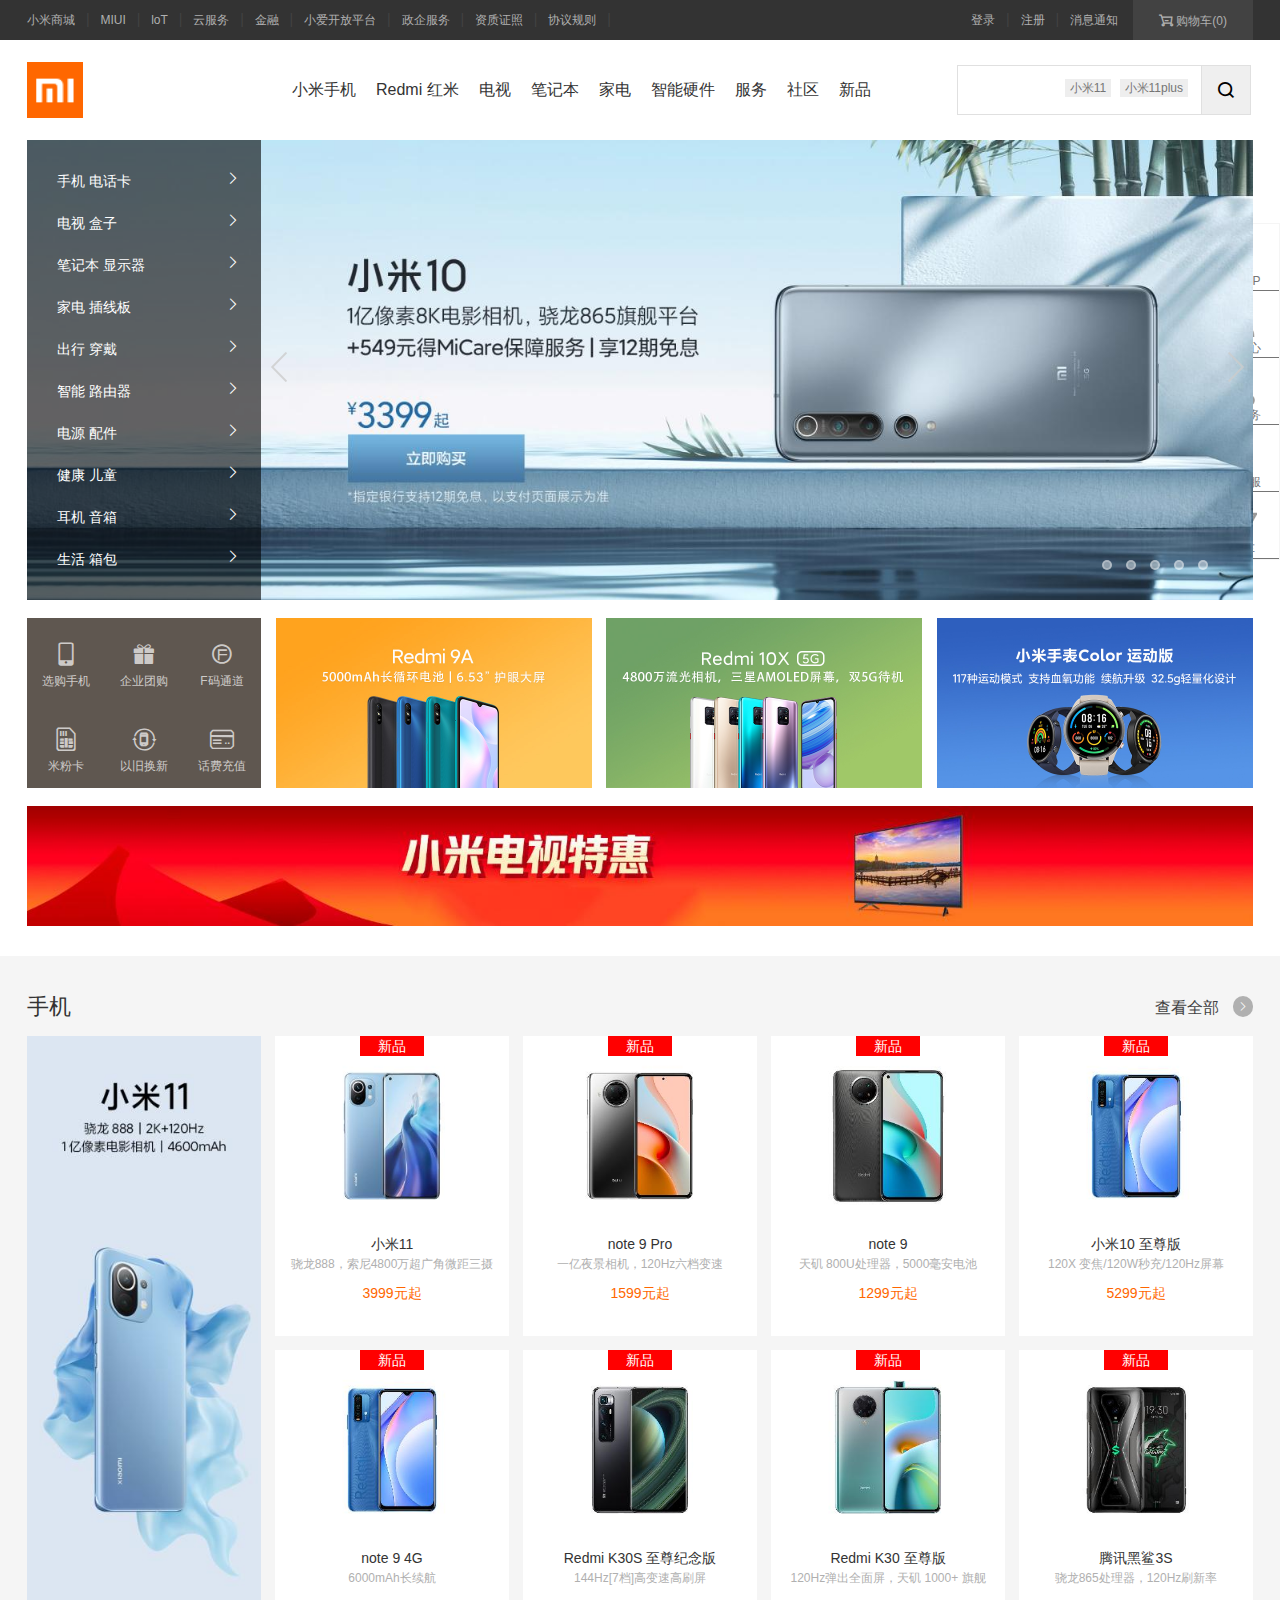
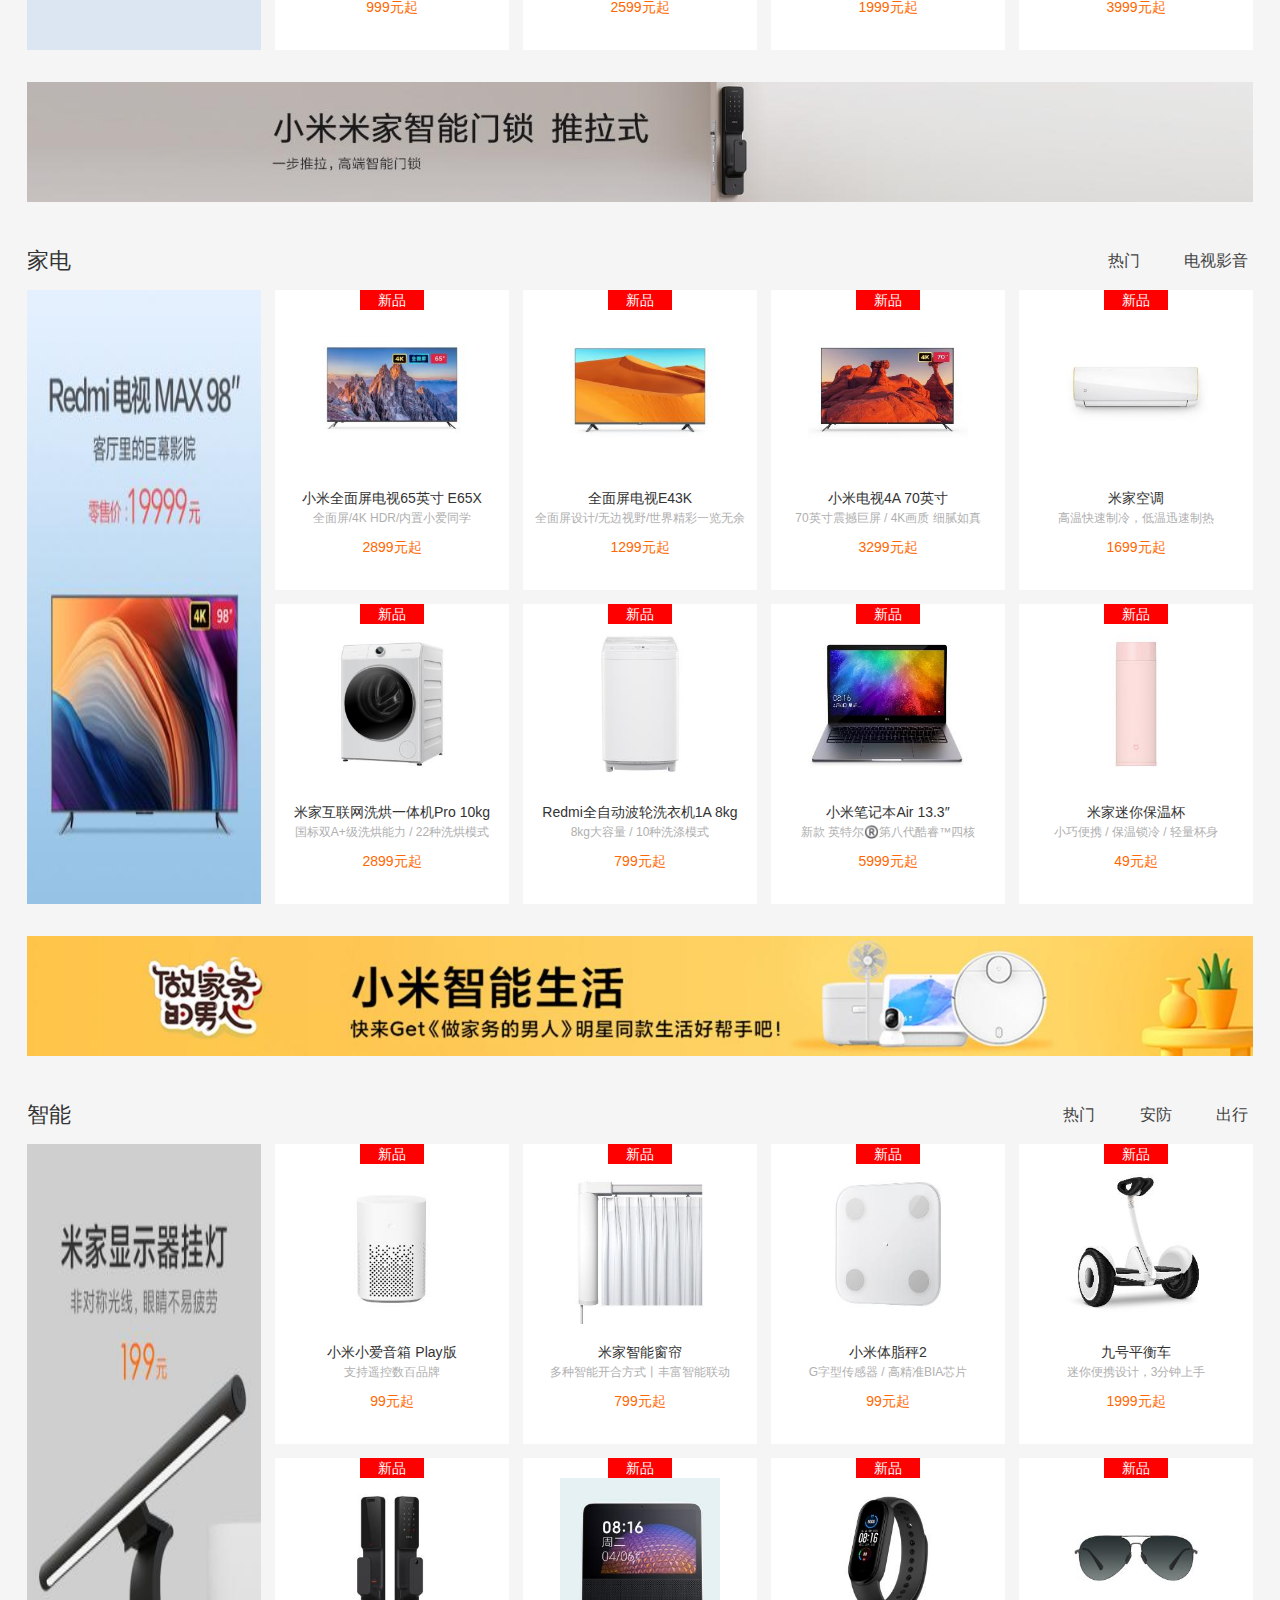
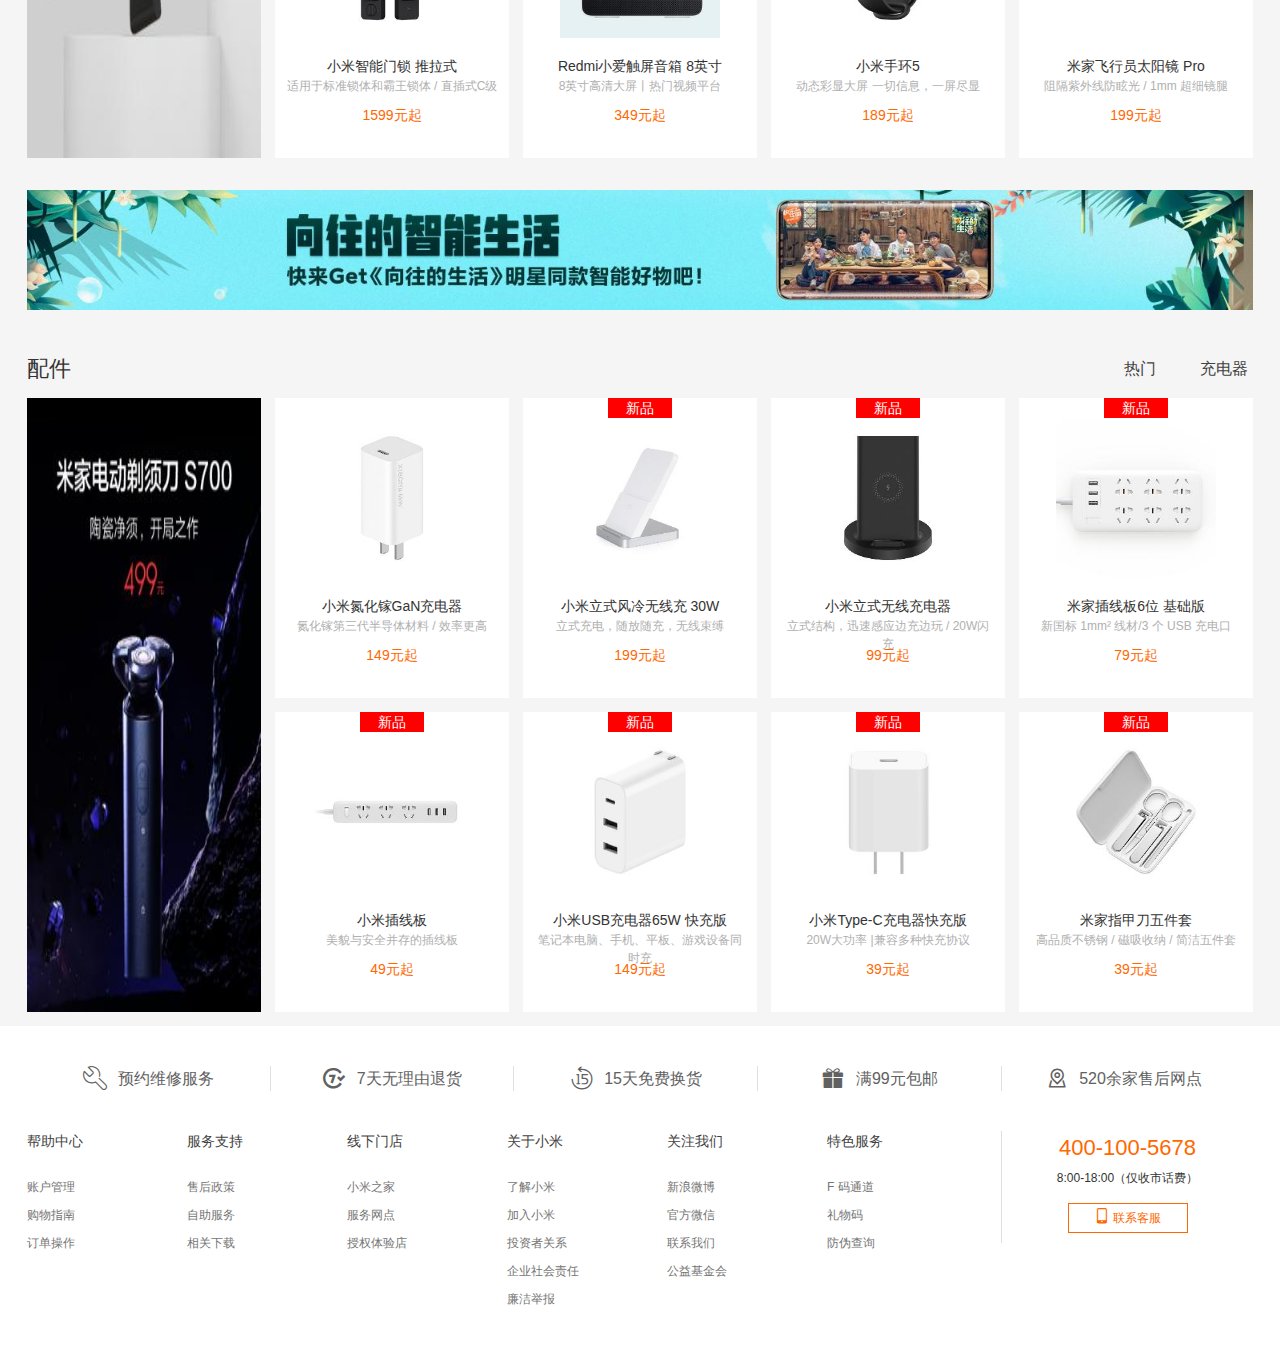
<file: page/index.html>
<!DOCTYPE html>
<html>
	<head>
		<meta charset="UTF-8">
		<title>刘子豪小米商城</title>
		<link rel="stylesheet" type="text/css" href="../css/global.css" />
		<link rel="stylesheet" type="text/css" href="../css/fonts.css"/>
		<link rel="stylesheet" type="text/css" href="../css/style.css"/>
	</head>
	<body>
		<!--顶部栏-->
		<div class="topBar">
			<div class="container">
				<div class="topBar_list">
					<a href="#">小米商城</a>
					<span>|</span>
					<a href="#">MIUI</a>
					<span>|</span>
					<a href="#">loT</a>
					<span>|</span>
					<a href="#">云服务</a>
					<span>|</span>
					<a href="#">金融</a>
					<span>|</span>
					<a href="#">小爱开放平台</a>
					<span>|</span>
					<a href="#">政企服务</a>
					<span>|</span>
					<a href="#">资质证照</a>
					<span>|</span>
					<a href="#">协议规则</a>
					<span>|</span>
				</div>
				<div class="shopcart">
					<a href="#">
						<i class="iconfont" style="font-size: 12px;">&#xe60d;</i>
						购物车(0)
					</a>
				</div>
				<div class="login">
					<a href="#">登录</a>
					<span>|</span>
					<a href="#">注册</a>
					<span>|</span>
					<a href="#">消息通知</a>
				</div>
			</div>
		</div>
		<!--导航栏-->
		<div class="header">
			<div class="container">
				<div class="site-logo">
					<a href="#">
						<img src="../img/miLogo.jpg"/>
					</a>
				</div>
				<div class="site-list">
					<ul class="clearfix"> 
						<li class="site-category">
							<a href="#">
								<img src="../img/blank.jpg" />
							</a>
							<!--侧边栏区域-->
							<div id="category-list">
								<ul>
									<li>
										<a href="http://127.0.0.1:8020/XIAOmi/page/order.html?__hbt=1614050432643">
											手机 电话卡
											<span class="iconfont">&#xe601;</span>
										</a>
									</li>
									<li>
										<a href="#">
											电视 盒子
											<span class="iconfont">&#xe601;</span>
										</a>
									</li>
									<li>
										<a href="#">
											笔记本 显示器
											<span class="iconfont">&#xe601;</span>
										</a>
									</li>
									<li>
										<a href="#">
											家电 插线板
											<span class="iconfont">&#xe601;</span>
										</a>
									</li>
									<li>
										<a href="#">
											出行 穿戴
											<span class="iconfont">&#xe601;</span>
										</a>
									</li>
									<li>
										<a href="#">
											智能 路由器
											<span class="iconfont">&#xe601;</span>
										</a>
									</li>
									<li>
										<a href="#">
											电源 配件
											<span class="iconfont">&#xe601;</span>
										</a>
									</li>
									<li>
										<a href="#">
											健康 儿童
											<span class="iconfont">&#xe601;</span>
										</a>
									</li>
									<li>
										<a href="#">
											耳机 音箱
											<span class="iconfont">&#xe601;</span>
										</a>
									</li>
									<li>
										<a href="#">
											生活 箱包
											<span class="iconfont">&#xe601;</span>
										</a>
									</li>
								</ul>
							</div>
						</li>
						<li >
							<a href="#">小米手机</a>
							
						</li>
						<li>
							<a href="#">Redmi&nbsp;红米</a>
						</li>
						<li>
							<a href="#">电视</a>
						</li>
						<li>
							<a href="#">笔记本</a>
						</li>
						<li>
							<a href="#">家电</a>
						</li>
						<li>
							<a href="#">智能硬件</a>
						</li>
						<li>
							<a href="#">服务</a>
						</li>
						<li>
							<a href="#">社区</a>
						</li>
						<li>
							<a href="#">新品</a>
						</li>
					</ul>
				</div>
				<div class="site-search">
					<form action="">
						<input type="text" name="shop" class="search-text" />
						<input type="submit" class="search-btn iconfont" value="&#xe64a;" />
						<div class="search_word">
							<a href="#">小米11</a>
							<a href="#">小米11plus</a>
						</div>
					</form>
				</div>
			</div>
		</div>
		<!--主页内容-->
		<div class="site-content">
			<div class="container">
				<!--轮播图-->
				<div class="site-slider">
					<a href="#">
						<img src="../img/longestPic1.jpg"/>
					</a>
					<span id="next"></span>
					<span id="prev"></span>
					<div class="slider-item">
						<a href="#"></a>
						<a href="#"></a>
						<a href="#"></a>
						<a href="#"></a>
						<a href="#"></a>
					</div>
				</div>
				<!--向导-->
				<div class="content-sub">
					<!--向导左边-->
					<div class="content-channel">
						<ul class="channel-list clearfix">
							<li>
								<a href="#">
									<i class="iconfont">&#xe633;</i>
									选购手机
								</a>
							</li>
							<li>
								<a href="#">
									<i class="iconfont">&#xe670;</i>
									企业团购
								</a>
							</li>
							<li>
								<a href="#">
									<i class="iconfont">&#xe602;</i>
									F码通道
								</a>
							</li>
							<li>
								<a href="#">
									<i class="iconfont">&#xe600;</i>
									米粉卡
								</a>
							</li>
							<li>
								<a href="#">
									<i class="iconfont">&#xe60f;</i>
									以旧换新
								</a>
							</li>
							<li>
								<a href="#">
									<i class="iconfont">&#xe608;</i>
									话费充值
								</a>
							</li>
						</ul>
					</div>
					<!--向导右边-->
					<div class="content-list">
						<ul class="clearfix">
							<li>
								<a href="#">
									<img src="../img/pic1.jpg" />
								</a>
							</li>
							<li>
								<a href="#">
									<img src="../img/pic2.jpg" />
								</a>
							</li>
							<li>
								<a href="#">
									<img src="../img/pic3.jpg" />
								</a>
							</li>
						</ul>
					</div>
				</div>
			</div>
			<div class="content-banner">
				<div class="container">
					<a href="#">
						<img src="../img/longPic.jpg" />
					</a>
				</div>
			</div>
		</div>
		<!--内容详情-->
		<div class="content-desc">
			<div class="container">
				<!--标题开始-->
				<div class="box-hd">
					<h2>手机</h2>
					<div class="more">
						<a href="#">
							查看全部
							<i class="iconfont">&#xe601;</i>
						</a>
					</div>
				</div>
				<!--内容开始-->
				<div class="box-bd">
					<div class="row clearfix">
						<!--内容左边-->
						<div class="row-l">
							<a href="#">
								<img src="../img/bodyBigPic.jpg" />
							</a>
						</div>
						<!--内容右边-->
						<div class="row-r">
							<ul>
								<li>
									<!--图像-->
									<div class="figure">
										<a href="#">
											<img src="../img/bodyPic1.jpg"/>
										</a>
									</div>
									<!--标题-->
									<h3 class="title">
										<a href="#">
											小米11
										</a>
									</h3>
									<p class="desc">骁龙888，索尼4800万超广角微距三摄</p>
									<p class="price">
										<span class="num">3999</span>元起
									</p>
									<div class="flag flag-new">
										新品
									</div>
								</li>
								<li>
									<!--图像-->
									<div class="figure">
										<a href="#">
											<img src="../img/bodyPic2.jpg"/>
										</a>
									</div>
									<!--标题-->
									<h3 class="title">
										<a href="#">
											note 9 Pro
										</a>
									</h3>
									<p class="desc">一亿夜景相机，120Hz六档变速</p>
									<p class="price">
										<span class="num">1599</span>元起
									</p>
									<div class="flag flag-new">
										新品
									</div>
								</li>
								<li>
									<!--图像-->
									<div class="figure">
										<a href="#">
											<img src="../img/bodyPic3.jpg"/>
										</a>
									</div>
									<!--标题-->
									<h3 class="title">
										<a href="#">
											note 9
										</a>
									</h3>
									<p class="desc">天矶 800U处理器，5000毫安电池</p>
									<p class="price">
										<span class="num">1299</span>元起
									</p>
									<div class="flag flag-new">
										新品
									</div>
								</li>
								<li>
									<!--图像-->
									<div class="figure">
										<a href="#">
											<img src="../img/bodyPic4.jpg"/>
										</a>
									</div>
									<!--标题-->
									<h3 class="title">
										<a href="#">
											小米10 至尊版
										</a>
									</h3>
									<p class="desc">120X 变焦/120W秒充/120Hz屏幕</p>
									<p class="price">
										<span class="num">5299</span>元起
									</p>
									<div class="flag flag-new">
										新品
									</div>
								</li>
								<li>
									<!--图像-->
									<div class="figure">
										<a href="#">
											<img src="../img/bodyPic4.jpg"/>
										</a>
									</div>
									<!--标题-->
									<h3 class="title">
										<a href="#">
											note 9 4G
										</a>
									</h3>
									<p class="desc">6000mAh长续航</p>
									<p class="price">
										<span class="num">999</span>元起
									</p>
									<div class="flag flag-new">
										新品
									</div>
								</li>
								<li>
									<!--图像-->
									<div class="figure">
										<a href="#">
											<img src="../img/bodyPic5.jpg"/>
										</a>
									</div>
									<!--标题-->
									<h3 class="title">
										<a href="#">
											Redmi K30S 至尊纪念版
										</a>
									</h3>
									<p class="desc">144Hz[7档]高变速高刷屏</p>
									<p class="price">
										<span class="num">2599</span>元起
									</p>
									<div class="flag flag-new">
										新品
									</div>
								</li>
								<li>
									<!--图像-->
									<div class="figure">
										<a href="#">
											<img src="../img/bodyPic7.jpg"/>
										</a>
									</div>
									<!--标题-->
									<h3 class="title">
										<a href="#">
											Redmi K30 至尊版
										</a>
									</h3>
									<p class="desc">120Hz弹出全面屏，天矶 1000+ 旗舰</p>
									<p class="price">
										<span class="num">1999</span>元起
									</p>
									<div class="flag flag-new">
										新品
									</div>
								</li>
								<li>
									<!--图像-->
									<div class="figure">
										<a href="#">
											<img src="../img/bodyPic8.jpg"/>
										</a>
									</div>
									<!--标题-->
									<h3 class="title">
										<a href="#">
											腾讯黑鲨3S
										</a>
									</h3>
									<p class="desc">骁龙865处理器，120Hz刷新率</p>
									<p class="price">
										<span class="num">3999</span>元起
									</p>
									<div class="flag flag-new">
										新品
									</div>
								</li>
							</ul>
						</div>
					</div>
				</div>
				<!--第二个内容详细开始=======================================-->
				<div class="content-banner">
					<div class="container">
						<a href="#">
							<img src="../img/longPic1.jpg" />
						</a>
					</div>
				</div>
				<div class="box-hd">
					<h2>家电</h2>
					<div class="mores">
						<a href="#">
							热门
						</a>
						<a href="#">
							电视影音
						</a>
					</div>
				</div>
				<!--内容开始-->
				<div class="box-bd">
					<div class="row clearfix">
						<!--内容左边-->
						<div class="row-l">
							<a href="#">
								<img src="../img/bodyBigPic11.jpeg" />
							</a>
						</div>
						<!--内容右边-->
						<div class="row-r">
							<ul>
								<li>
									<!--图像-->
									<div class="figure">
										<a href="#">
											<img src="../img/bodyPic11.jpg"/>
										</a>
									</div>
									<!--标题-->
									<h3 class="title">
										<a href="#">
											小米全面屏电视65英寸 E65X
										</a>
									</h3>
									<p class="desc">全面屏/4K HDR/内置小爱同学</p>
									<p class="price">
										<span class="num">2899</span>元起
									</p>
									<div class="flag flag-new">
										新品
									</div>
								</li>
								<li>
									<!--图像-->
									<div class="figure">
										<a href="#">
											<img src="../img/bodyPic22.jpg"/>
										</a>
									</div>
									<!--标题-->
									<h3 class="title">
										<a href="#">
											全面屏电视E43K
										</a>
									</h3>
									<p class="desc">全面屏设计/无边视野/世界精彩一览无余</p>
									<p class="price">
										<span class="num">1299</span>元起
									</p>
									<div class="flag flag-new">
										新品
									</div>
								</li>
								<li>
									<!--图像-->
									<div class="figure">
										<a href="#">
											<img src="../img/bodyPic33.jpg"/>
										</a>
									</div>
									<!--标题-->
									<h3 class="title">
										<a href="#">
											小米电视4A 70英寸
										</a>
									</h3>
									<p class="desc">70英寸震撼巨屏 / 4K画质 细腻如真 </p>
									<p class="price">
										<span class="num">3299</span>元起
									</p>
									<div class="flag flag-new">
										新品
									</div>
								</li>
								<li>
									<!--图像-->
									<div class="figure">
										<a href="#">
											<img src="../img/bodyPic44.jpg"/>
										</a>
									</div>
									<!--标题-->
									<h3 class="title">
										<a href="#">
											米家空调
										</a>
									</h3>
									<p class="desc">高温快速制冷，低温迅速制热</p>
									<p class="price">
										<span class="num">1699</span>元起
									</p>
									<div class="flag flag-new">
										新品
									</div>
								</li>
								<li>
									<!--图像-->
									<div class="figure">
										<a href="#">
											<img src="../img/bodyPic55.jpg"/>
										</a>
									</div>
									<!--标题-->
									<h3 class="title">
										<a href="#">
											米家互联网洗烘一体机Pro 10kg
										</a>
									</h3>
									<p class="desc">国标双A+级洗烘能力 / 22种洗烘模式</p>
									<p class="price">
										<span class="num">2899</span>元起
									</p>
									<div class="flag flag-new">
										新品
									</div>
								</li>
								<li>
									<!--图像-->
									<div class="figure">
										<a href="#">
											<img src="../img/bodyPic66.jpg"/>
										</a>
									</div>
									<!--标题-->
									<h3 class="title">
										<a href="#">
											Redmi全自动波轮洗衣机1A 8kg
										</a>
									</h3>
									<p class="desc">8kg大容量 / 10种洗涤模式</p>
									<p class="price">
										<span class="num">799</span>元起
									</p>
									<div class="flag flag-new">
										新品
									</div>
								</li>
								<li>
									<!--图像-->
									<div class="figure">
										<a href="#">
											<img src="../img/bodyPic77.jpg"/>
										</a>
									</div>
									<!--标题-->
									<h3 class="title">
										<a href="#">
											小米笔记本Air 13.3″
										</a>
									</h3>
									<p class="desc">新款 英特尔®️第八代酷睿™四核</p>
									<p class="price">
										<span class="num">5999</span>元起
									</p>
									<div class="flag flag-new">
										新品
									</div>
								</li>
								<li>
									<!--图像-->
									<div class="figure">
										<a href="#">
											<img src="../img/bodyPic88.jpg"/>
										</a>
									</div>
									<!--标题-->
									<h3 class="title">
										<a href="#">
											米家迷你保温杯
										</a>
									</h3>
									<p class="desc">小巧便携 / 保温锁冷 / 轻量杯身</p>
									<p class="price">
										<span class="num">49</span>元起
									</p>
									<div class="flag flag-new">
										新品
									</div>
								</li>
							</ul>
						</div>
					</div>
				</div>
				<!--第三个内容详细开始=========================================-->
				<div class="content-banner">
					<div class="container">
						<a href="#">
							<img src="../img/longPic3.jpg" />
						</a>
					</div>
				</div>
				<div class="box-hd">
					<h2>智能</h2>
					<div class="mores">
						<a href="#">
							热门
						</a>
						<a href="#">
							安防
						</a>
						<a href="#">
							出行
						</a>
					</div>
				</div>
				<!--内容开始-->
				<div class="box-bd">
					<div class="row clearfix">
						<!--内容左边-->
						<div class="row-l">
							<a href="#">
								<img src="../img/bodyBigPic2.jpg" />
							</a>
						</div>
						<!--内容右边-->
						<div class="row-r">
							<ul>
								<li>
									<!--图像-->
									<div class="figure">
										<a href="#">
											<img src="../img/bodyPic111.jpg"/>
										</a>
									</div>
									<!--标题-->
									<h3 class="title">
										<a href="#">
											小米小爱音箱 Play版
										</a>
									</h3>
									<p class="desc">支持遥控数百品牌</p>
									<p class="price">
										<span class="num">99</span>元起
									</p>
									<div class="flag flag-new">
										新品
									</div>
								</li>
								<li>
									<!--图像-->
									<div class="figure">
										<a href="#">
											<img src="../img/bodyPic222.jpg"/>
										</a>
									</div>
									<!--标题-->
									<h3 class="title">
										<a href="#">
											米家智能窗帘
										</a>
									</h3>
									<p class="desc">多种智能开合方式丨丰富智能联动</p>
									<p class="price">
										<span class="num">799</span>元起
									</p>
									<div class="flag flag-new">
										新品
									</div>
								</li>
								<li>
									<!--图像-->
									<div class="figure">
										<a href="#">
											<img src="../img/bodyPic333.jpg"/>
										</a>
									</div>
									<!--标题-->
									<h3 class="title">
										<a href="#">
											小米体脂秤2
										</a>
									</h3>
									<p class="desc">G字型传感器 / 高精准BIA芯片</p>
									<p class="price">
										<span class="num">99</span>元起
									</p>
									<div class="flag flag-new">
										新品
									</div>
								</li>
								<li>
									<!--图像-->
									<div class="figure">
										<a href="#">
											<img src="../img/bodyPic444.jpg"/>
										</a>
									</div>
									<!--标题-->
									<h3 class="title">
										<a href="#">
											九号平衡车
										</a>
									</h3>
									<p class="desc">迷你便携设计，3分钟上手</p>
									<p class="price">
										<span class="num">1999</span>元起
									</p>
									<div class="flag flag-new">
										新品
									</div>
								</li>
								<li>
									<!--图像-->
									<div class="figure">
										<a href="#">
											<img src="../img/bodyPic555.jpg"/>
										</a>
									</div>
									<!--标题-->
									<h3 class="title">
										<a href="#">
											小米智能门锁 推拉式
										</a>
									</h3>
									<p class="desc">适用于标准锁体和霸王锁体 / 直插式C级</p>
									<p class="price">
										<span class="num">1599</span>元起
									</p>
									<div class="flag flag-new">
										新品
									</div>
								</li>
								<li>
									<!--图像-->
									<div class="figure">
										<a href="#">
											<img src="../img/bodyPic666.jpg"/>
										</a>
									</div>
									<!--标题-->
									<h3 class="title">
										<a href="#">
											Redmi小爱触屏音箱 8英寸
										</a>
									</h3>
									<p class="desc">8英寸高清大屏丨热门视频平台</p>
									<p class="price">
										<span class="num">349</span>元起
									</p>
									<div class="flag flag-new">
										新品
									</div>
								</li>
								<li>
									<!--图像-->
									<div class="figure">
										<a href="#">
											<img src="../img/bodyPic777.jpg"/>
										</a>
									</div>
									<!--标题-->
									<h3 class="title">
										<a href="#">
											小米手环5
										</a>
									</h3>
									<p class="desc">动态彩显大屏 一切信息，一屏尽显</p>
									<p class="price">
										<span class="num">189</span>元起
									</p>
									<div class="flag flag-new">
										新品
									</div>
								</li>
								<li>
									<!--图像-->
									<div class="figure">
										<a href="#">
											<img src="../img/bodyPic888.jpg"/>
										</a>
									</div>
									<!--标题-->
									<h3 class="title">
										<a href="#">
											米家飞行员太阳镜 Pro
										</a>
									</h3>
									<p class="desc">阻隔紫外线防眩光 / 1mm 超细镜腿</p>
									<p class="price">
										<span class="num">199</span>元起
									</p>
									<div class="flag flag-new">
										新品
									</div>
								</li>
							</ul>
						</div>
					</div>
				</div>
				<!--第四个内容详细开始==================================================-->
				<div class="content-banner">
					<div class="container">
						<a href="#">
							<img src="../img/longPic4.jpg" />
						</a>
					</div>
				</div>
				<div class="box-hd">
					<h2>配件</h2>
					<div class="mores">
						<a href="#">
							热门
						</a>
						<a href="#">
							充电器
						</a>
					</div>
				</div>
				<!--内容开始-->
				<div class="box-bd">
					<div class="row clearfix">
						<!--内容左边-->
						<div class="row-l">
							<a href="#">
								<img src="../img/bodyBigPic3.jpg" />
							</a>
						</div>
						<!--内容右边-->
						<div class="row-r">
							<ul>
								<li>
									<!--图像-->
									<div class="figure">
										<a href="#">
											<img src="../img/bodyPic1111.jpg"/>
										</a>
									</div>
									<!--标题-->
									<h3 class="title">
										<a href="#">
											小米氮化镓GaN充电器
										</a>
									</h3>
									<p class="desc">氮化镓第三代半导体材料 / 效率更高</p>
									<p class="price">
										<span class="num">149</span>元起
									</p>
									
								</li>
								<li>
									<!--图像-->
									<div class="figure">
										<a href="#">
											<img src="../img/bodyPic2222.jpg"/>
										</a>
									</div>
									<!--标题-->
									<h3 class="title">
										<a href="#">
											小米立式风冷无线充 30W
										</a>
									</h3>
									<p class="desc">立式充电，随放随充，无线束缚</p>
									<p class="price">
										<span class="num">199</span>元起
									</p>
									<div class="flag flag-new">
										新品
									</div>
								</li>
								<li>
									<!--图像-->
									<div class="figure">
										<a href="#">
											<img src="../img/bodyPic3333.jpg"/>
										</a>
									</div>
									<!--标题-->
									<h3 class="title">
										<a href="#">
											小米立式无线充电器
										</a>
									</h3>
									<p class="desc">立式结构，迅速感应边充边玩 / 20W闪充</p>
									<p class="price">
										<span class="num">99</span>元起
									</p>
									<div class="flag flag-new">
										新品
									</div>
								</li>
								<li>
									<!--图像-->
									<div class="figure">
										<a href="#">
											<img src="../img/bodyPic4444.jpg"/>
										</a>
									</div>
									<!--标题-->
									<h3 class="title">
										<a href="#">
											米家插线板6位 基础版
										</a>
									</h3>
									<p class="desc">新国标 1mm² 线材/3 个 USB 充电口</p>
									<p class="price">
										<span class="num">79</span>元起
									</p>
									<div class="flag flag-new">
										新品
									</div>
								</li>
								<li>
									<!--图像-->
									<div class="figure">
										<a href="#">
											<img src="../img/bodyPic5555.jpg"/>
										</a>
									</div>
									<!--标题-->
									<h3 class="title">
										<a href="#">
											小米插线板
										</a>
									</h3>
									<p class="desc">美貌与安全并存的插线板</p>
									<p class="price">
										<span class="num">49</span>元起
									</p>
									<div class="flag flag-new">
										新品
									</div>
								</li>
								<li>
									<!--图像-->
									<div class="figure">
										<a href="#">
											<img src="../img/bodyPic6666.jpg"/>
										</a>
									</div>
									<!--标题-->
									<h3 class="title">
										<a href="#">
											小米USB充电器65W 快充版
										</a>
									</h3>
									<p class="desc">笔记本电脑、手机、平板、游戏设备同时充</p>
									<p class="price">
										<span class="num">149</span>元起
									</p>
									<div class="flag flag-new">
										新品
									</div>
								</li>
								<li>
									<!--图像-->
									<div class="figure">
										<a href="#">
											<img src="../img/bodyPic7777.jpg"/>
										</a>
									</div>
									<!--标题-->
									<h3 class="title">
										<a href="#">
											小米Type-C充电器快充版
										</a>
									</h3>
									<p class="desc">20W大功率 |兼容多种快充协议</p>
									<p class="price">
										<span class="num">39</span>元起
									</p>
									<div class="flag flag-new">
										新品
									</div>
								</li>
								<li>
									<!--图像-->
									<div class="figure">
										<a href="#">
											<img src="../img/bodyPic8888.jpg"/>
										</a>
									</div>
									<!--标题-->
									<h3 class="title">
										<a href="#">
											米家指甲刀五件套
										</a>
									</h3>
									<p class="desc">高品质不锈钢 / 磁吸收纳 / 简洁五件套</p>
									<p class="price">
										<span class="num">39</span>元起
									</p>
									<div class="flag flag-new">
										新品
									</div>
								</li>
							</ul>
						</div>
					</div>
				</div>
			</div>
		</div>
		<!--网站脚部分-->
		<div class="footer">
			<div class="container">
				<div class="footer-service">
					<ul class="clearfix">
						<li class="first">
							<a href="#">
								<i class="iconfont">&#xe62f;</i>
								预约维修服务
							</a>
						</li>
						<li>
							<a href="#">
								<i class="iconfont">&#xe603;</i>
								7天无理由退货
							</a>
						</li>
						<li>
							<a href="#">
								<i class="iconfont">&#xe609;</i>
								15天免费换货
							</a>
						</li>
						<li>
							<a href="#">
								<i class="iconfont">&#xe670;</i>
								满99元包邮
							</a>
						</li>
						<li>
							<a href="#">
								<i class="iconfont">&#xe788;</i>
								520余家售后网点
							</a>
						</li>
					</ul>
				</div>
				<div class="footer-links clearfix">
					<dl class="col-links">
						<dt>帮助中心</dt>
						<dd>账户管理</dd>
						<dd>购物指南</dd>
						<dd>订单操作</dd>
					</dl>
					<dl class="col-links">
						<dt>服务支持</dt>
						<dd>售后政策</dd>
						<dd>自助服务</dd>
						<dd>相关下载</dd>
					</dl>
					<dl class="col-links">
						<dt>线下门店</dt>
						<dd>小米之家</dd>
						<dd>服务网点</dd>
						<dd>授权体验店</dd>
					</dl>
					<dl class="col-links">
						<dt>关于小米</dt>
						<dd>了解小米</dd>
						<dd>加入小米</dd>
						<dd>投资者关系</dd>
						<dd>企业社会责任</dd>
						<dd>廉洁举报</dd>
					</dl>
					<dl class="col-links">
						<dt>关注我们</dt>
						<dd>新浪微博</dd>
						<dd>官方微信</dd>
						<dd>联系我们</dd>
						<dd>公益基金会</dd>
					</dl>
					<dl class="col-links">
						<dt>特色服务</dt>
						<dd>F 码通道</dd>
						<dd>礼物码</dd>
						<dd>防伪查询</dd>
					</dl>
					<div class="col-contact">
						<p class="iphone">400-100-5678</p>
						<p>8:00-18:00（仅收市话费）</p>
						<a href="#">
							<i class="iconfont">&#xe633;</i>
							联系客服
						</a>
					</div>
				</div>
			</div>
		</div>
		<!--固定栏部分-->
		<div class="home-tool-bar">
			<div>
			 	<a>
					<img src="../img/fixed11.png" />
					<div class="span">
						<span>手机APP</span>
					</div>
			 	</a>
			</div>
			<div>
			 	<a>
					<img src="../img/fixed22.png" />
					<div class="span">
						<span>个人中心</span>
					</div>
			 	</a>
			</div>
			<div>
			 	<a>
					<img src="../img/fixed33.png" />
					<div class="span">
						<span>售后服务</span>
					</div>
			 	</a>
			</div>
			<div>
			 	<a>
					<img src="../img/fixed44.png" />
					<div class="span">
						<span>联系客服</span>
					</div>
			 	</a>
			</div>
			<div>
			 	<a>
					<img src="../img/fixed55.png" />
					<div class="span">
						<span>购物车</span>
					</div>
			 	</a>
			</div>
		</div>
	</body>
</html>
</file>
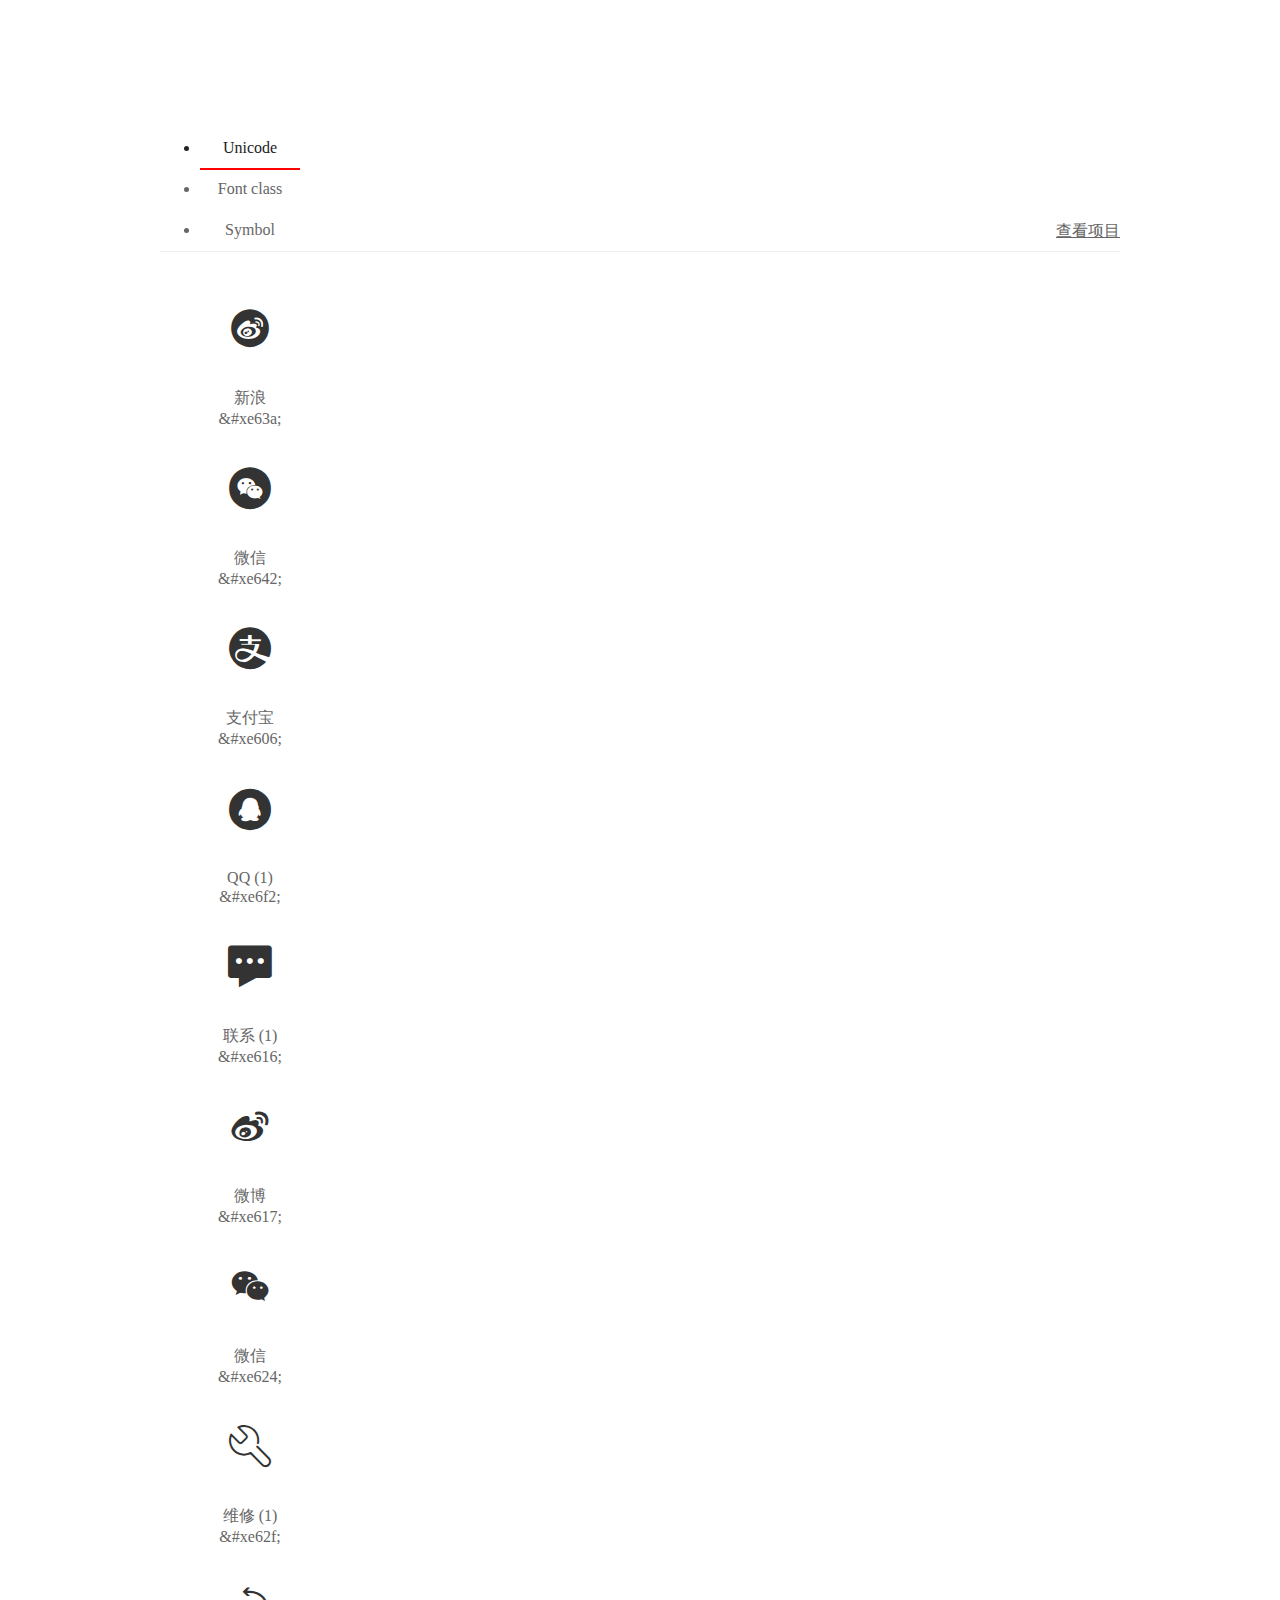
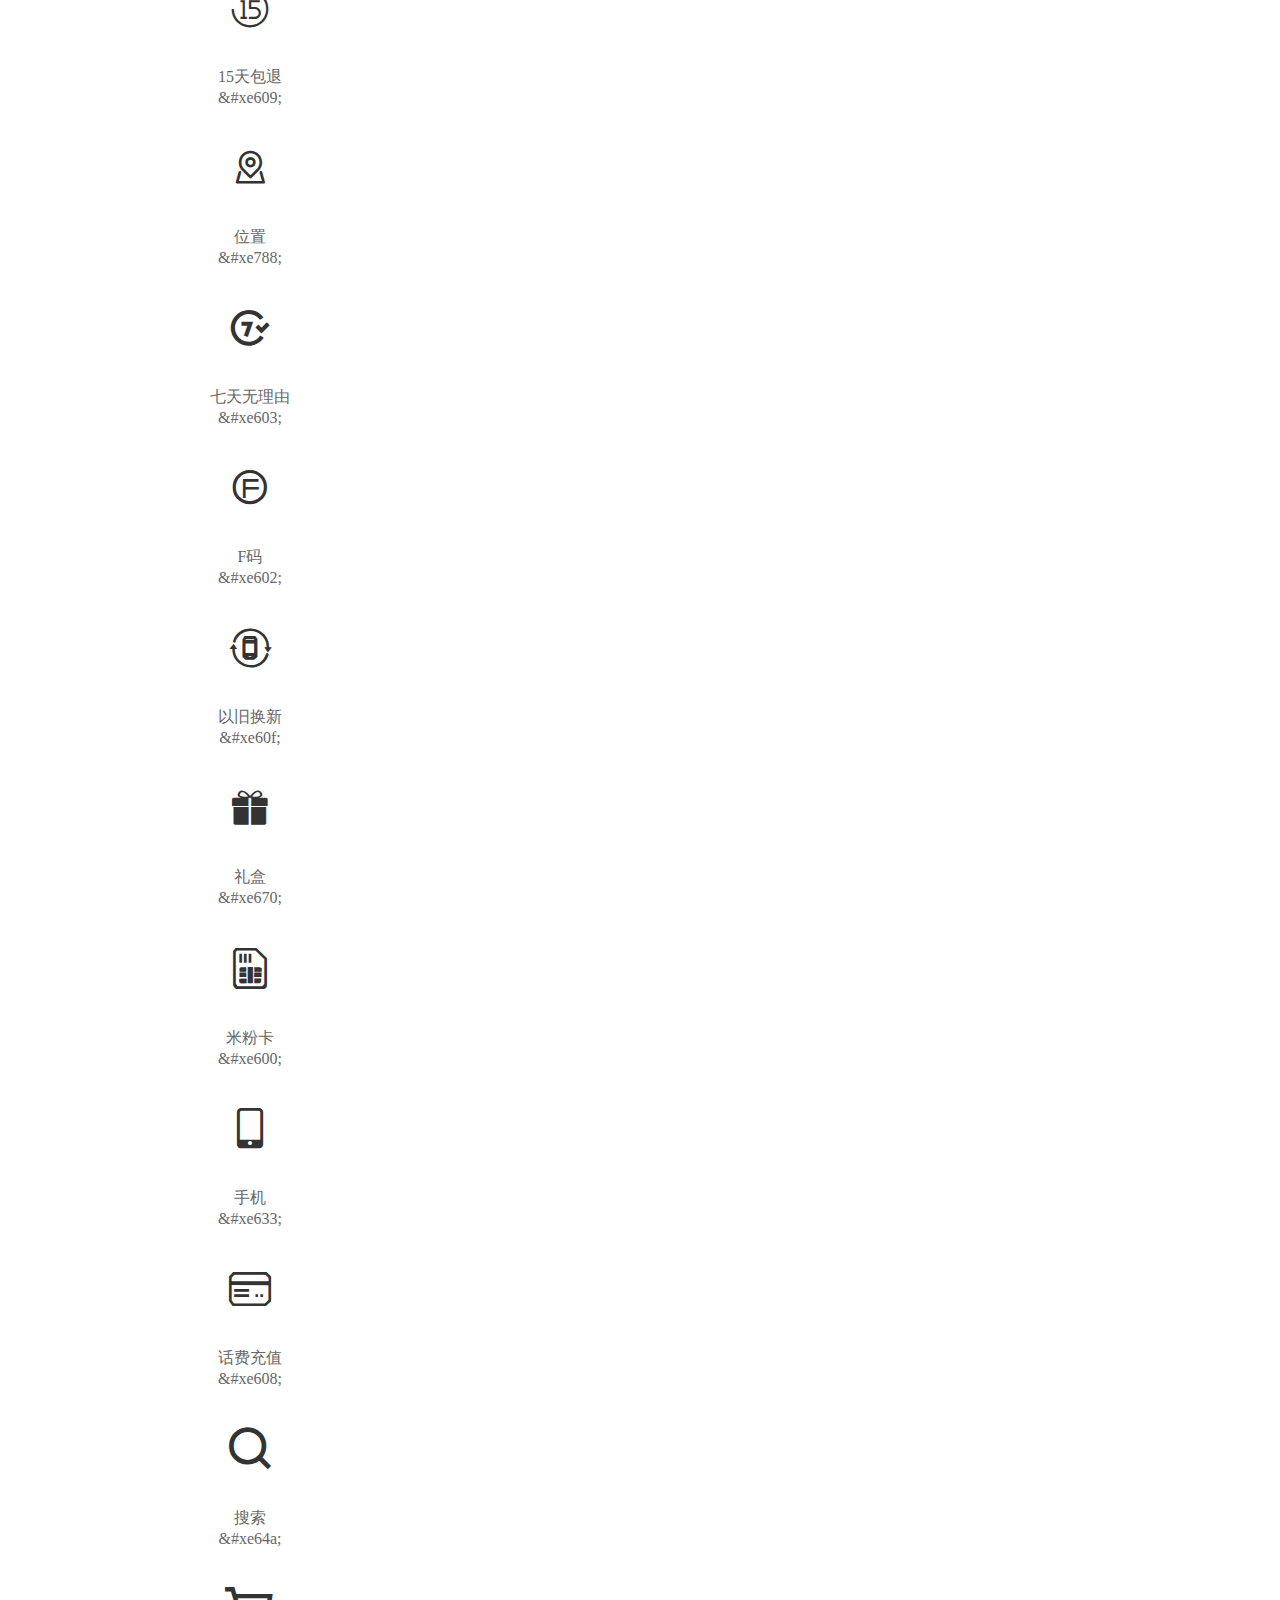
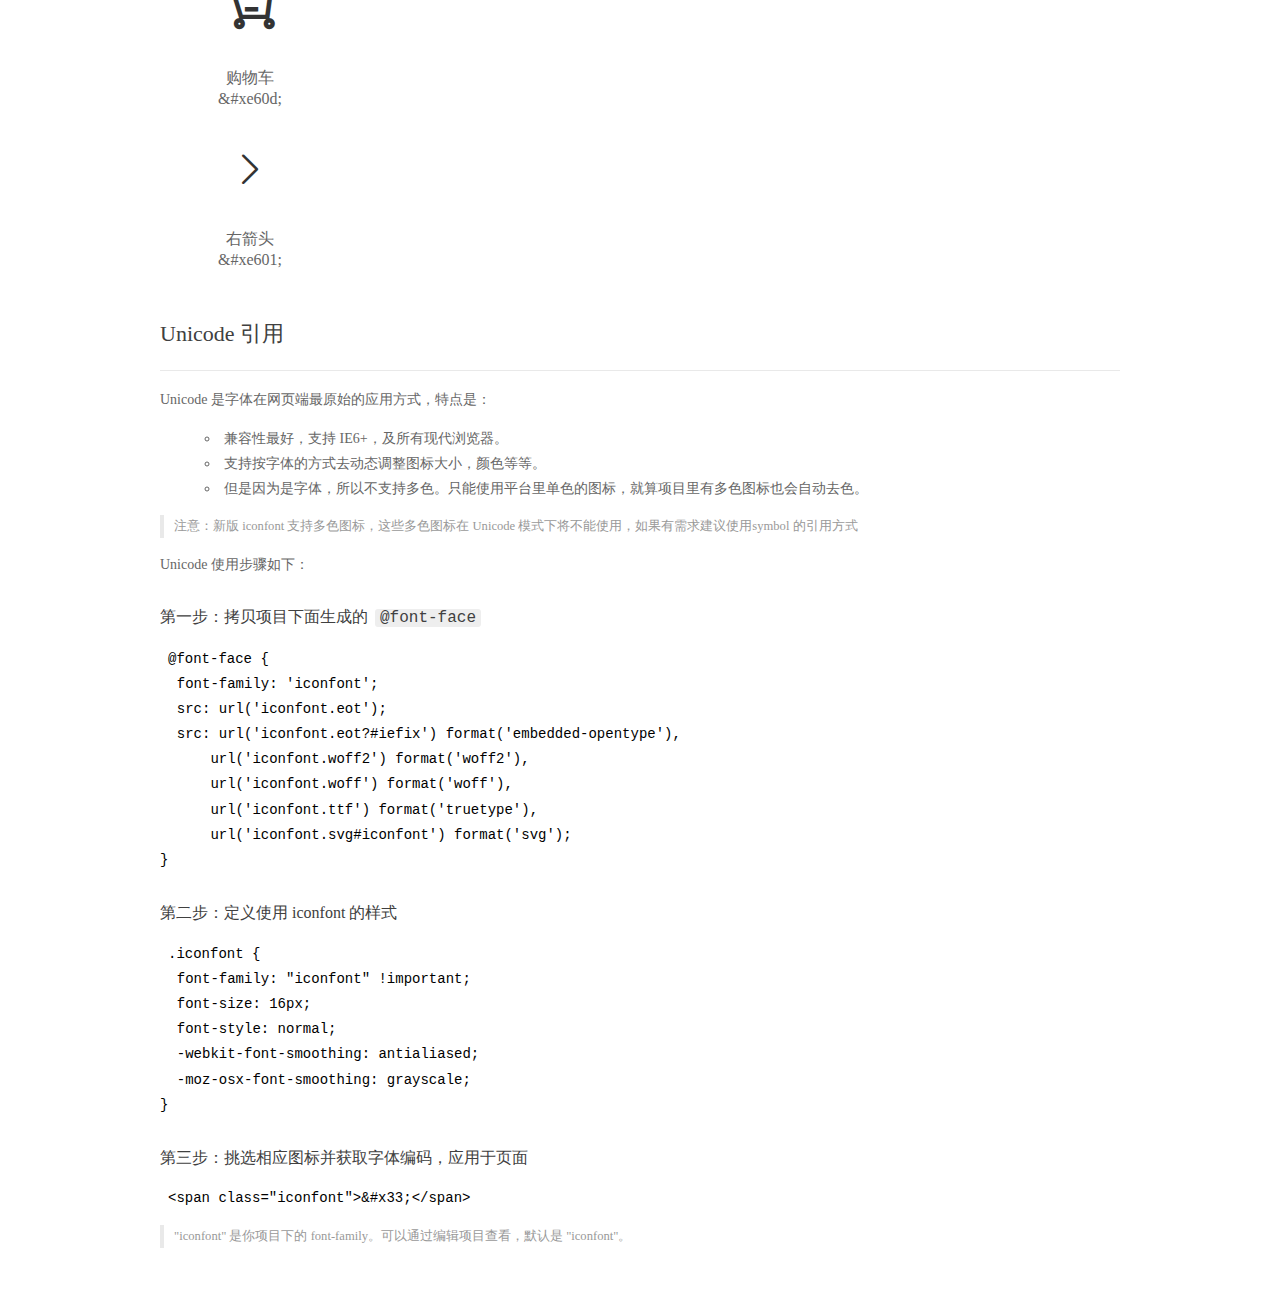
<file: fonts/demo_index.html>
<!DOCTYPE html>
<html>
<head>
  <meta charset="utf-8"/>
  <title>IconFont Demo</title>
  <link rel="shortcut icon" href="https://img.alicdn.com/tps/i4/TB1_oz6GVXXXXaFXpXXJDFnIXXX-64-64.ico" type="image/x-icon"/>
  <link rel="stylesheet" href="https://g.alicdn.com/thx/cube/1.3.2/cube.min.css">
  <link rel="stylesheet" href="demo.css">
  <link rel="stylesheet" href="iconfont.css">
  <script src="iconfont.js"></script>
  <!-- jQuery -->
  <script src="https://a1.alicdn.com/oss/uploads/2018/12/26/7bfddb60-08e8-11e9-9b04-53e73bb6408b.js"></script>
  <!-- 代码高亮 -->
  <script src="https://a1.alicdn.com/oss/uploads/2018/12/26/a3f714d0-08e6-11e9-8a15-ebf944d7534c.js"></script>
</head>
<body>
  <div class="main">
    <h1 class="logo"><a href="https://www.iconfont.cn/" title="iconfont 首页" target="_blank">&#xe86b;</a></h1>
    <div class="nav-tabs">
      <ul id="tabs" class="dib-box">
        <li class="dib active"><span>Unicode</span></li>
        <li class="dib"><span>Font class</span></li>
        <li class="dib"><span>Symbol</span></li>
      </ul>
      
      <a href="https://www.iconfont.cn/manage/index?manage_type=myprojects&projectId=2346005" target="_blank" class="nav-more">查看项目</a>
      
    </div>
    <div class="tab-container">
      <div class="content unicode" style="display: block;">
          <ul class="icon_lists dib-box">
          
            <li class="dib">
              <span class="icon iconfont">&#xe63a;</span>
                <div class="name">新浪</div>
                <div class="code-name">&amp;#xe63a;</div>
              </li>
          
            <li class="dib">
              <span class="icon iconfont">&#xe642;</span>
                <div class="name">微信</div>
                <div class="code-name">&amp;#xe642;</div>
              </li>
          
            <li class="dib">
              <span class="icon iconfont">&#xe606;</span>
                <div class="name">支付宝</div>
                <div class="code-name">&amp;#xe606;</div>
              </li>
          
            <li class="dib">
              <span class="icon iconfont">&#xe6f2;</span>
                <div class="name">QQ (1)</div>
                <div class="code-name">&amp;#xe6f2;</div>
              </li>
          
            <li class="dib">
              <span class="icon iconfont">&#xe616;</span>
                <div class="name">联系 (1)</div>
                <div class="code-name">&amp;#xe616;</div>
              </li>
          
            <li class="dib">
              <span class="icon iconfont">&#xe617;</span>
                <div class="name">微博</div>
                <div class="code-name">&amp;#xe617;</div>
              </li>
          
            <li class="dib">
              <span class="icon iconfont">&#xe624;</span>
                <div class="name">微信</div>
                <div class="code-name">&amp;#xe624;</div>
              </li>
          
            <li class="dib">
              <span class="icon iconfont">&#xe62f;</span>
                <div class="name">维修 (1)</div>
                <div class="code-name">&amp;#xe62f;</div>
              </li>
          
            <li class="dib">
              <span class="icon iconfont">&#xe609;</span>
                <div class="name">15天包退</div>
                <div class="code-name">&amp;#xe609;</div>
              </li>
          
            <li class="dib">
              <span class="icon iconfont">&#xe788;</span>
                <div class="name">位置</div>
                <div class="code-name">&amp;#xe788;</div>
              </li>
          
            <li class="dib">
              <span class="icon iconfont">&#xe603;</span>
                <div class="name">七天无理由</div>
                <div class="code-name">&amp;#xe603;</div>
              </li>
          
            <li class="dib">
              <span class="icon iconfont">&#xe602;</span>
                <div class="name">F码</div>
                <div class="code-name">&amp;#xe602;</div>
              </li>
          
            <li class="dib">
              <span class="icon iconfont">&#xe60f;</span>
                <div class="name">以旧换新</div>
                <div class="code-name">&amp;#xe60f;</div>
              </li>
          
            <li class="dib">
              <span class="icon iconfont">&#xe670;</span>
                <div class="name">礼盒</div>
                <div class="code-name">&amp;#xe670;</div>
              </li>
          
            <li class="dib">
              <span class="icon iconfont">&#xe600;</span>
                <div class="name">米粉卡</div>
                <div class="code-name">&amp;#xe600;</div>
              </li>
          
            <li class="dib">
              <span class="icon iconfont">&#xe633;</span>
                <div class="name">手机</div>
                <div class="code-name">&amp;#xe633;</div>
              </li>
          
            <li class="dib">
              <span class="icon iconfont">&#xe608;</span>
                <div class="name">话费充值</div>
                <div class="code-name">&amp;#xe608;</div>
              </li>
          
            <li class="dib">
              <span class="icon iconfont">&#xe64a;</span>
                <div class="name">搜索</div>
                <div class="code-name">&amp;#xe64a;</div>
              </li>
          
            <li class="dib">
              <span class="icon iconfont">&#xe60d;</span>
                <div class="name">购物车</div>
                <div class="code-name">&amp;#xe60d;</div>
              </li>
          
            <li class="dib">
              <span class="icon iconfont">&#xe601;</span>
                <div class="name">右箭头</div>
                <div class="code-name">&amp;#xe601;</div>
              </li>
          
          </ul>
          <div class="article markdown">
          <h2 id="unicode-">Unicode 引用</h2>
          <hr>

          <p>Unicode 是字体在网页端最原始的应用方式，特点是：</p>
          <ul>
            <li>兼容性最好，支持 IE6+，及所有现代浏览器。</li>
            <li>支持按字体的方式去动态调整图标大小，颜色等等。</li>
            <li>但是因为是字体，所以不支持多色。只能使用平台里单色的图标，就算项目里有多色图标也会自动去色。</li>
          </ul>
          <blockquote>
            <p>注意：新版 iconfont 支持多色图标，这些多色图标在 Unicode 模式下将不能使用，如果有需求建议使用symbol 的引用方式</p>
          </blockquote>
          <p>Unicode 使用步骤如下：</p>
          <h3 id="-font-face">第一步：拷贝项目下面生成的 <code>@font-face</code></h3>
<pre><code class="language-css"
>@font-face {
  font-family: 'iconfont';
  src: url('iconfont.eot');
  src: url('iconfont.eot?#iefix') format('embedded-opentype'),
      url('iconfont.woff2') format('woff2'),
      url('iconfont.woff') format('woff'),
      url('iconfont.ttf') format('truetype'),
      url('iconfont.svg#iconfont') format('svg');
}
</code></pre>
          <h3 id="-iconfont-">第二步：定义使用 iconfont 的样式</h3>
<pre><code class="language-css"
>.iconfont {
  font-family: "iconfont" !important;
  font-size: 16px;
  font-style: normal;
  -webkit-font-smoothing: antialiased;
  -moz-osx-font-smoothing: grayscale;
}
</code></pre>
          <h3 id="-">第三步：挑选相应图标并获取字体编码，应用于页面</h3>
<pre>
<code class="language-html"
>&lt;span class="iconfont"&gt;&amp;#x33;&lt;/span&gt;
</code></pre>
          <blockquote>
            <p>"iconfont" 是你项目下的 font-family。可以通过编辑项目查看，默认是 "iconfont"。</p>
          </blockquote>
          </div>
      </div>
      <div class="content font-class">
        <ul class="icon_lists dib-box">
          
          <li class="dib">
            <span class="icon iconfont icon-xinlang"></span>
            <div class="name">
              新浪
            </div>
            <div class="code-name">.icon-xinlang
            </div>
          </li>
          
          <li class="dib">
            <span class="icon iconfont icon-weixin1"></span>
            <div class="name">
              微信
            </div>
            <div class="code-name">.icon-weixin1
            </div>
          </li>
          
          <li class="dib">
            <span class="icon iconfont icon-zhifubao"></span>
            <div class="name">
              支付宝
            </div>
            <div class="code-name">.icon-zhifubao
            </div>
          </li>
          
          <li class="dib">
            <span class="icon iconfont icon-QQ"></span>
            <div class="name">
              QQ (1)
            </div>
            <div class="code-name">.icon-QQ
            </div>
          </li>
          
          <li class="dib">
            <span class="icon iconfont icon-lianxi1"></span>
            <div class="name">
              联系 (1)
            </div>
            <div class="code-name">.icon-lianxi1
            </div>
          </li>
          
          <li class="dib">
            <span class="icon iconfont icon-weibo"></span>
            <div class="name">
              微博
            </div>
            <div class="code-name">.icon-weibo
            </div>
          </li>
          
          <li class="dib">
            <span class="icon iconfont icon-weixin"></span>
            <div class="name">
              微信
            </div>
            <div class="code-name">.icon-weixin
            </div>
          </li>
          
          <li class="dib">
            <span class="icon iconfont icon-weixiu"></span>
            <div class="name">
              维修 (1)
            </div>
            <div class="code-name">.icon-weixiu
            </div>
          </li>
          
          <li class="dib">
            <span class="icon iconfont icon-tianbaotui"></span>
            <div class="name">
              15天包退
            </div>
            <div class="code-name">.icon-tianbaotui
            </div>
          </li>
          
          <li class="dib">
            <span class="icon iconfont icon-weizhi"></span>
            <div class="name">
              位置
            </div>
            <div class="code-name">.icon-weizhi
            </div>
          </li>
          
          <li class="dib">
            <span class="icon iconfont icon-qitianwuliyou"></span>
            <div class="name">
              七天无理由
            </div>
            <div class="code-name">.icon-qitianwuliyou
            </div>
          </li>
          
          <li class="dib">
            <span class="icon iconfont icon-Fma"></span>
            <div class="name">
              F码
            </div>
            <div class="code-name">.icon-Fma
            </div>
          </li>
          
          <li class="dib">
            <span class="icon iconfont icon-yijiuhuanxin"></span>
            <div class="name">
              以旧换新
            </div>
            <div class="code-name">.icon-yijiuhuanxin
            </div>
          </li>
          
          <li class="dib">
            <span class="icon iconfont icon-lihe"></span>
            <div class="name">
              礼盒
            </div>
            <div class="code-name">.icon-lihe
            </div>
          </li>
          
          <li class="dib">
            <span class="icon iconfont icon-mifenqia"></span>
            <div class="name">
              米粉卡
            </div>
            <div class="code-name">.icon-mifenqia
            </div>
          </li>
          
          <li class="dib">
            <span class="icon iconfont icon-shouji"></span>
            <div class="name">
              手机
            </div>
            <div class="code-name">.icon-shouji
            </div>
          </li>
          
          <li class="dib">
            <span class="icon iconfont icon-huafeichongzhi"></span>
            <div class="name">
              话费充值
            </div>
            <div class="code-name">.icon-huafeichongzhi
            </div>
          </li>
          
          <li class="dib">
            <span class="icon iconfont icon-ziyuan"></span>
            <div class="name">
              搜索
            </div>
            <div class="code-name">.icon-ziyuan
            </div>
          </li>
          
          <li class="dib">
            <span class="icon iconfont icon-gouwuche"></span>
            <div class="name">
              购物车
            </div>
            <div class="code-name">.icon-gouwuche
            </div>
          </li>
          
          <li class="dib">
            <span class="icon iconfont icon-youjiantou"></span>
            <div class="name">
              右箭头
            </div>
            <div class="code-name">.icon-youjiantou
            </div>
          </li>
          
        </ul>
        <div class="article markdown">
        <h2 id="font-class-">font-class 引用</h2>
        <hr>

        <p>font-class 是 Unicode 使用方式的一种变种，主要是解决 Unicode 书写不直观，语意不明确的问题。</p>
        <p>与 Unicode 使用方式相比，具有如下特点：</p>
        <ul>
          <li>兼容性良好，支持 IE8+，及所有现代浏览器。</li>
          <li>相比于 Unicode 语意明确，书写更直观。可以很容易分辨这个 icon 是什么。</li>
          <li>因为使用 class 来定义图标，所以当要替换图标时，只需要修改 class 里面的 Unicode 引用。</li>
          <li>不过因为本质上还是使用的字体，所以多色图标还是不支持的。</li>
        </ul>
        <p>使用步骤如下：</p>
        <h3 id="-fontclass-">第一步：引入项目下面生成的 fontclass 代码：</h3>
<pre><code class="language-html">&lt;link rel="stylesheet" href="./iconfont.css"&gt;
</code></pre>
        <h3 id="-">第二步：挑选相应图标并获取类名，应用于页面：</h3>
<pre><code class="language-html">&lt;span class="iconfont icon-xxx"&gt;&lt;/span&gt;
</code></pre>
        <blockquote>
          <p>"
            iconfont" 是你项目下的 font-family。可以通过编辑项目查看，默认是 "iconfont"。</p>
        </blockquote>
      </div>
      </div>
      <div class="content symbol">
          <ul class="icon_lists dib-box">
          
            <li class="dib">
                <svg class="icon svg-icon" aria-hidden="true">
                  <use xlink:href="#icon-xinlang"></use>
                </svg>
                <div class="name">新浪</div>
                <div class="code-name">#icon-xinlang</div>
            </li>
          
            <li class="dib">
                <svg class="icon svg-icon" aria-hidden="true">
                  <use xlink:href="#icon-weixin1"></use>
                </svg>
                <div class="name">微信</div>
                <div class="code-name">#icon-weixin1</div>
            </li>
          
            <li class="dib">
                <svg class="icon svg-icon" aria-hidden="true">
                  <use xlink:href="#icon-zhifubao"></use>
                </svg>
                <div class="name">支付宝</div>
                <div class="code-name">#icon-zhifubao</div>
            </li>
          
            <li class="dib">
                <svg class="icon svg-icon" aria-hidden="true">
                  <use xlink:href="#icon-QQ"></use>
                </svg>
                <div class="name">QQ (1)</div>
                <div class="code-name">#icon-QQ</div>
            </li>
          
            <li class="dib">
                <svg class="icon svg-icon" aria-hidden="true">
                  <use xlink:href="#icon-lianxi1"></use>
                </svg>
                <div class="name">联系 (1)</div>
                <div class="code-name">#icon-lianxi1</div>
            </li>
          
            <li class="dib">
                <svg class="icon svg-icon" aria-hidden="true">
                  <use xlink:href="#icon-weibo"></use>
                </svg>
                <div class="name">微博</div>
                <div class="code-name">#icon-weibo</div>
            </li>
          
            <li class="dib">
                <svg class="icon svg-icon" aria-hidden="true">
                  <use xlink:href="#icon-weixin"></use>
                </svg>
                <div class="name">微信</div>
                <div class="code-name">#icon-weixin</div>
            </li>
          
            <li class="dib">
                <svg class="icon svg-icon" aria-hidden="true">
                  <use xlink:href="#icon-weixiu"></use>
                </svg>
                <div class="name">维修 (1)</div>
                <div class="code-name">#icon-weixiu</div>
            </li>
          
            <li class="dib">
                <svg class="icon svg-icon" aria-hidden="true">
                  <use xlink:href="#icon-tianbaotui"></use>
                </svg>
                <div class="name">15天包退</div>
                <div class="code-name">#icon-tianbaotui</div>
            </li>
          
            <li class="dib">
                <svg class="icon svg-icon" aria-hidden="true">
                  <use xlink:href="#icon-weizhi"></use>
                </svg>
                <div class="name">位置</div>
                <div class="code-name">#icon-weizhi</div>
            </li>
          
            <li class="dib">
                <svg class="icon svg-icon" aria-hidden="true">
                  <use xlink:href="#icon-qitianwuliyou"></use>
                </svg>
                <div class="name">七天无理由</div>
                <div class="code-name">#icon-qitianwuliyou</div>
            </li>
          
            <li class="dib">
                <svg class="icon svg-icon" aria-hidden="true">
                  <use xlink:href="#icon-Fma"></use>
                </svg>
                <div class="name">F码</div>
                <div class="code-name">#icon-Fma</div>
            </li>
          
            <li class="dib">
                <svg class="icon svg-icon" aria-hidden="true">
                  <use xlink:href="#icon-yijiuhuanxin"></use>
                </svg>
                <div class="name">以旧换新</div>
                <div class="code-name">#icon-yijiuhuanxin</div>
            </li>
          
            <li class="dib">
                <svg class="icon svg-icon" aria-hidden="true">
                  <use xlink:href="#icon-lihe"></use>
                </svg>
                <div class="name">礼盒</div>
                <div class="code-name">#icon-lihe</div>
            </li>
          
            <li class="dib">
                <svg class="icon svg-icon" aria-hidden="true">
                  <use xlink:href="#icon-mifenqia"></use>
                </svg>
                <div class="name">米粉卡</div>
                <div class="code-name">#icon-mifenqia</div>
            </li>
          
            <li class="dib">
                <svg class="icon svg-icon" aria-hidden="true">
                  <use xlink:href="#icon-shouji"></use>
                </svg>
                <div class="name">手机</div>
                <div class="code-name">#icon-shouji</div>
            </li>
          
            <li class="dib">
                <svg class="icon svg-icon" aria-hidden="true">
                  <use xlink:href="#icon-huafeichongzhi"></use>
                </svg>
                <div class="name">话费充值</div>
                <div class="code-name">#icon-huafeichongzhi</div>
            </li>
          
            <li class="dib">
                <svg class="icon svg-icon" aria-hidden="true">
                  <use xlink:href="#icon-ziyuan"></use>
                </svg>
                <div class="name">搜索</div>
                <div class="code-name">#icon-ziyuan</div>
            </li>
          
            <li class="dib">
                <svg class="icon svg-icon" aria-hidden="true">
                  <use xlink:href="#icon-gouwuche"></use>
                </svg>
                <div class="name">购物车</div>
                <div class="code-name">#icon-gouwuche</div>
            </li>
          
            <li class="dib">
                <svg class="icon svg-icon" aria-hidden="true">
                  <use xlink:href="#icon-youjiantou"></use>
                </svg>
                <div class="name">右箭头</div>
                <div class="code-name">#icon-youjiantou</div>
            </li>
          
          </ul>
          <div class="article markdown">
          <h2 id="symbol-">Symbol 引用</h2>
          <hr>

          <p>这是一种全新的使用方式，应该说这才是未来的主流，也是平台目前推荐的用法。相关介绍可以参考这篇<a href="">文章</a>
            这种用法其实是做了一个 SVG 的集合，与另外两种相比具有如下特点：</p>
          <ul>
            <li>支持多色图标了，不再受单色限制。</li>
            <li>通过一些技巧，支持像字体那样，通过 <code>font-size</code>, <code>color</code> 来调整样式。</li>
            <li>兼容性较差，支持 IE9+，及现代浏览器。</li>
            <li>浏览器渲染 SVG 的性能一般，还不如 png。</li>
          </ul>
          <p>使用步骤如下：</p>
          <h3 id="-symbol-">第一步：引入项目下面生成的 symbol 代码：</h3>
<pre><code class="language-html">&lt;script src="./iconfont.js"&gt;&lt;/script&gt;
</code></pre>
          <h3 id="-css-">第二步：加入通用 CSS 代码（引入一次就行）：</h3>
<pre><code class="language-html">&lt;style&gt;
.icon {
  width: 1em;
  height: 1em;
  vertical-align: -0.15em;
  fill: currentColor;
  overflow: hidden;
}
&lt;/style&gt;
</code></pre>
          <h3 id="-">第三步：挑选相应图标并获取类名，应用于页面：</h3>
<pre><code class="language-html">&lt;svg class="icon" aria-hidden="true"&gt;
  &lt;use xlink:href="#icon-xxx"&gt;&lt;/use&gt;
&lt;/svg&gt;
</code></pre>
          </div>
      </div>

    </div>
  </div>
  <script>
  $(document).ready(function () {
      $('.tab-container .content:first').show()

      $('#tabs li').click(function (e) {
        var tabContent = $('.tab-container .content')
        var index = $(this).index()

        if ($(this).hasClass('active')) {
          return
        } else {
          $('#tabs li').removeClass('active')
          $(this).addClass('active')

          tabContent.hide().eq(index).fadeIn()
        }
      })
    })
  </script>
</body>
</html>
</file>
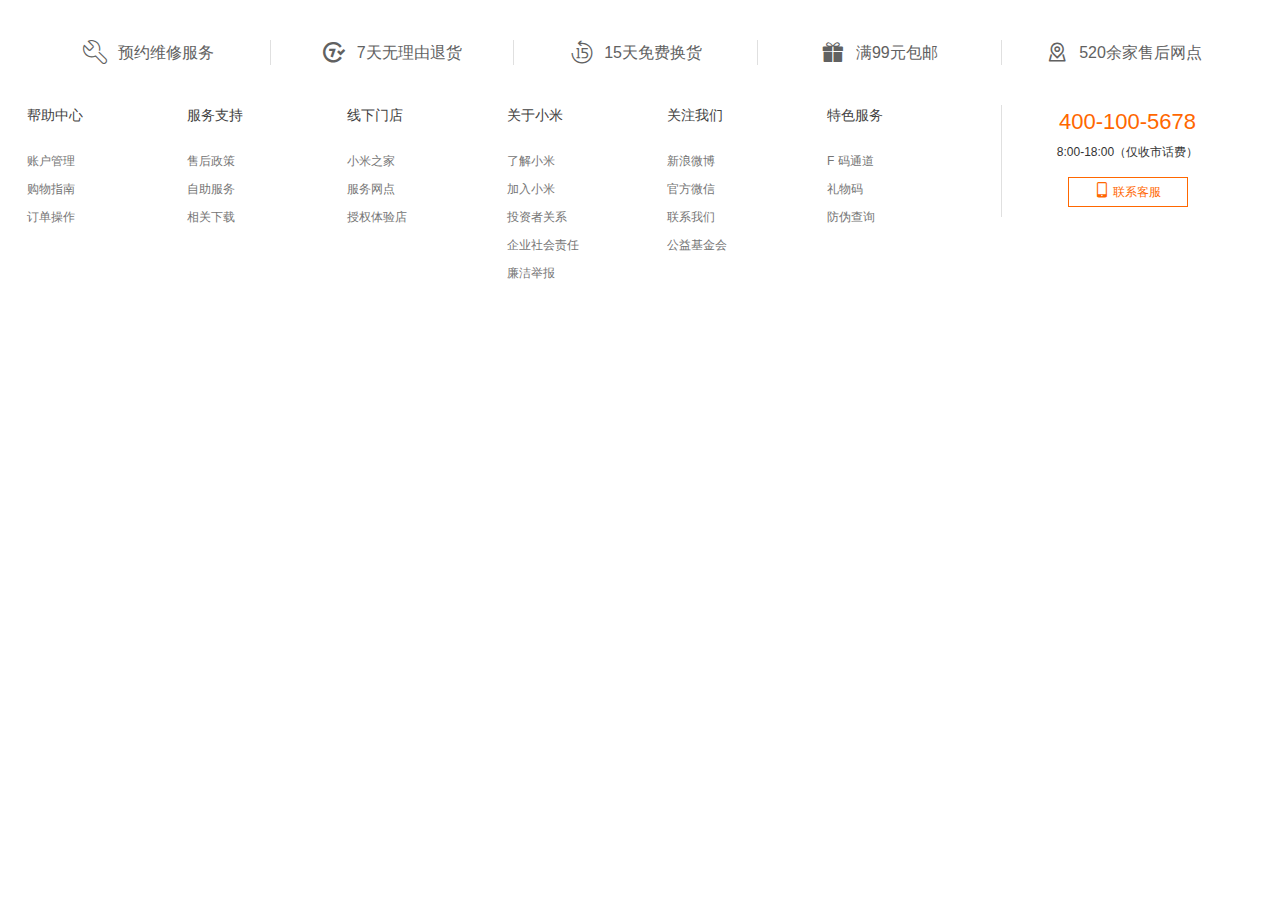
<file: page/footer.html>
<!DOCTYPE html>
<html>
	<head>
		<meta charset="UTF-8">
		<title>footer</title>
		<link rel="stylesheet" type="text/css" href="../css/global.css" />
		<link rel="stylesheet" type="text/css" href="../css/fonts.css"/>
		<link rel="stylesheet" type="text/css" href="../css/style.css"/>
	</head>
	<body>
		<div class="footer">
			<div class="container">
				<div class="footer-service">
					<ul class="clearfix">
						<li class="first">
							<a href="#">
								<i class="iconfont">&#xe62f;</i>
								预约维修服务
							</a>
						</li>
						<li>
							<a href="#">
								<i class="iconfont">&#xe603;</i>
								7天无理由退货
							</a>
						</li>
						<li>
							<a href="#">
								<i class="iconfont">&#xe609;</i>
								15天免费换货
							</a>
						</li>
						<li>
							<a href="#">
								<i class="iconfont">&#xe670;</i>
								满99元包邮
							</a>
						</li>
						<li>
							<a href="#">
								<i class="iconfont">&#xe788;</i>
								520余家售后网点
							</a>
						</li>
					</ul>
				</div>
				<div class="footer-links clearfix">
					<dl class="col-links">
						<dt>帮助中心</dt>
						<dd>账户管理</dd>
						<dd>购物指南</dd>
						<dd>订单操作</dd>
					</dl>
					<dl class="col-links">
						<dt>服务支持</dt>
						<dd>售后政策</dd>
						<dd>自助服务</dd>
						<dd>相关下载</dd>
					</dl>
					<dl class="col-links">
						<dt>线下门店</dt>
						<dd>小米之家</dd>
						<dd>服务网点</dd>
						<dd>授权体验店</dd>
					</dl>
					<dl class="col-links">
						<dt>关于小米</dt>
						<dd>了解小米</dd>
						<dd>加入小米</dd>
						<dd>投资者关系</dd>
						<dd>企业社会责任</dd>
						<dd>廉洁举报</dd>
					</dl>
					<dl class="col-links">
						<dt>关注我们</dt>
						<dd>新浪微博</dd>
						<dd>官方微信</dd>
						<dd>联系我们</dd>
						<dd>公益基金会</dd>
					</dl>
					<dl class="col-links">
						<dt>特色服务</dt>
						<dd>F 码通道</dd>
						<dd>礼物码</dd>
						<dd>防伪查询</dd>
					</dl>
					<div class="col-contact">
						<p class="iphone">400-100-5678</p>
						<p>8:00-18:00（仅收市话费）</p>
						<a href="#">
							<i class="iconfont">&#xe633;</i>
							联系客服
						</a>
					</div>
				</div>
			</div>
		</div>
	</body>
</html>
</file>
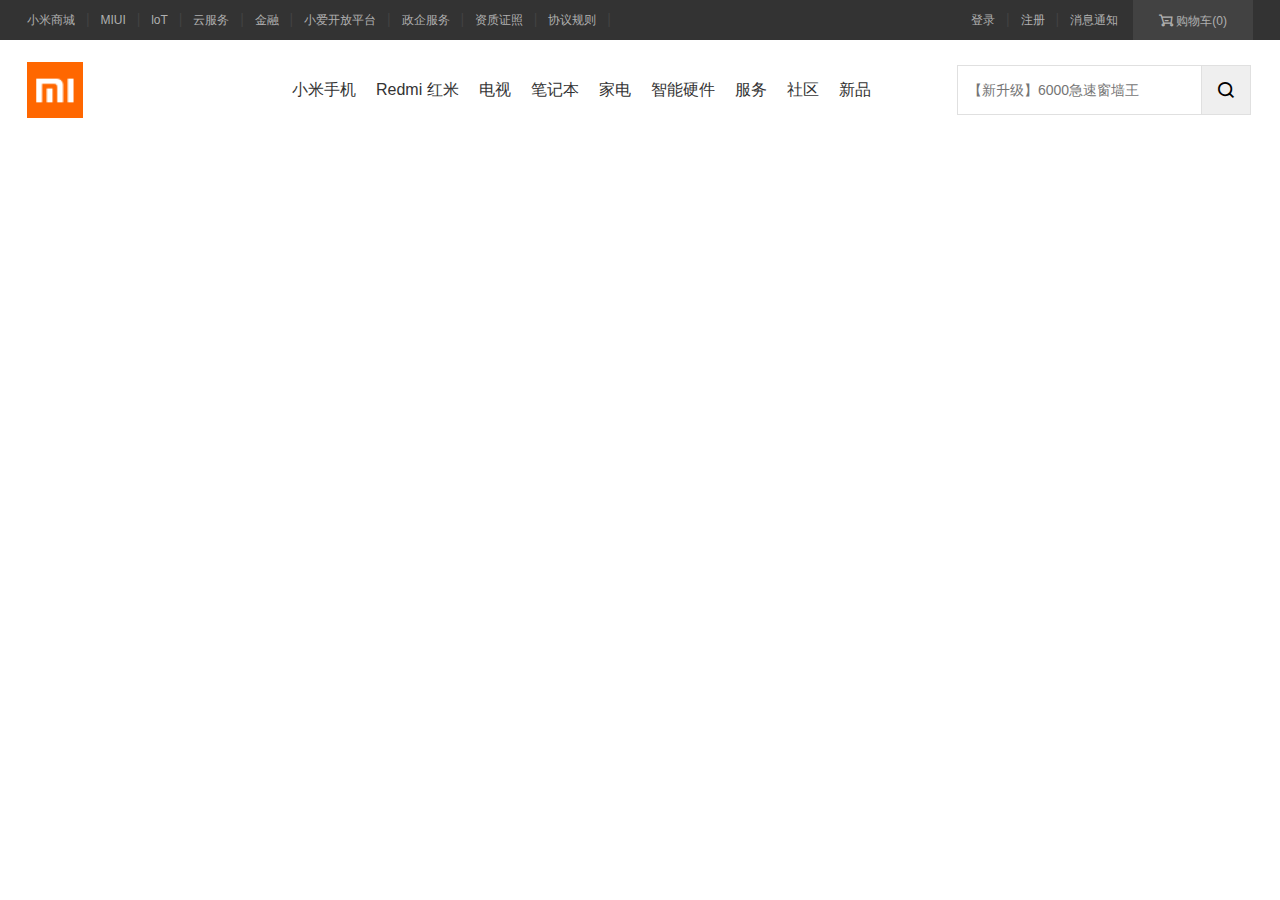
<file: page/header.html>
<!DOCTYPE html>
<html>
	<head>
		<meta charset="UTF-8">
		<title>Header</title>
		<link rel="stylesheet" type="text/css" href="../css/global.css" />
		<link rel="stylesheet" type="text/css" href="../css/fonts.css"/>
		<link rel="stylesheet" type="text/css" href="../css/style.css"/>
	</head>
	<body>
		<div class="topBar">
			<div class="container">
				<div class="topBar_list">
					<a href="#">小米商城</a>
					<span>|</span>
					<a href="#">MIUI</a>
					<span>|</span>
					<a href="#">loT</a>
					<span>|</span>
					<a href="#">云服务</a>
					<span>|</span>
					<a href="#">金融</a>
					<span>|</span>
					<a href="#">小爱开放平台</a>
					<span>|</span>
					<a href="#">政企服务</a>
					<span>|</span>
					<a href="#">资质证照</a>
					<span>|</span>
					<a href="#">协议规则</a>
					<span>|</span>
				</div>
				<div class="shopcart">
					<a href="#">
						<i class="iconfont" style="font-size: 12px;">&#xe60d;</i>
						购物车(0)
					</a>
				</div>
				<div class="login">
					<a href="#">登录</a>
					<span>|</span>
					<a href="#">注册</a>
					<span>|</span>
					<a href="#">消息通知</a>
				</div>
			</div>
		</div>
		<!--导航栏-->
		<div class="header">
			<div class="container">
				<div class="site-logo">
					<a href="#">
						<img src="../img/miLogo.jpg"/>
					</a>
				</div>
				<div class="site-list">
					<ul class="clearfix"> 
						<li class="site-category">
							<a href="#">
								<img src="../img/blank.jpg" />
							</a>
							<!--侧边栏区域-->
							
						<li >
							<a href="#">小米手机</a>
							
						</li>
						<li>
							<a href="#">Redmi&nbsp;红米</a>
						</li>
						<li>
							<a href="#">电视</a>
						</li>
						<li>
							<a href="#">笔记本</a>
						</li>
						<li>
							<a href="#">家电</a>
						</li>
						<li>
							<a href="#">智能硬件</a>
						</li>
						<li>
							<a href="#">服务</a>
						</li>
						<li>
							<a href="#">社区</a>
						</li>
						<li>
							<a href="#">新品</a>
						</li>
					</ul>
				</div>
				<div class="site-search">
					<form action="">
						<input type="text" name="shop" class="search-text" placeholder="【新升级】6000急速窗墙王"/>
						<input type="submit" class="search-btn iconfont" value="&#xe64a;" />
			
					</form>
				</div>
			</div>
		</div>
	</body>
</html>
</file>
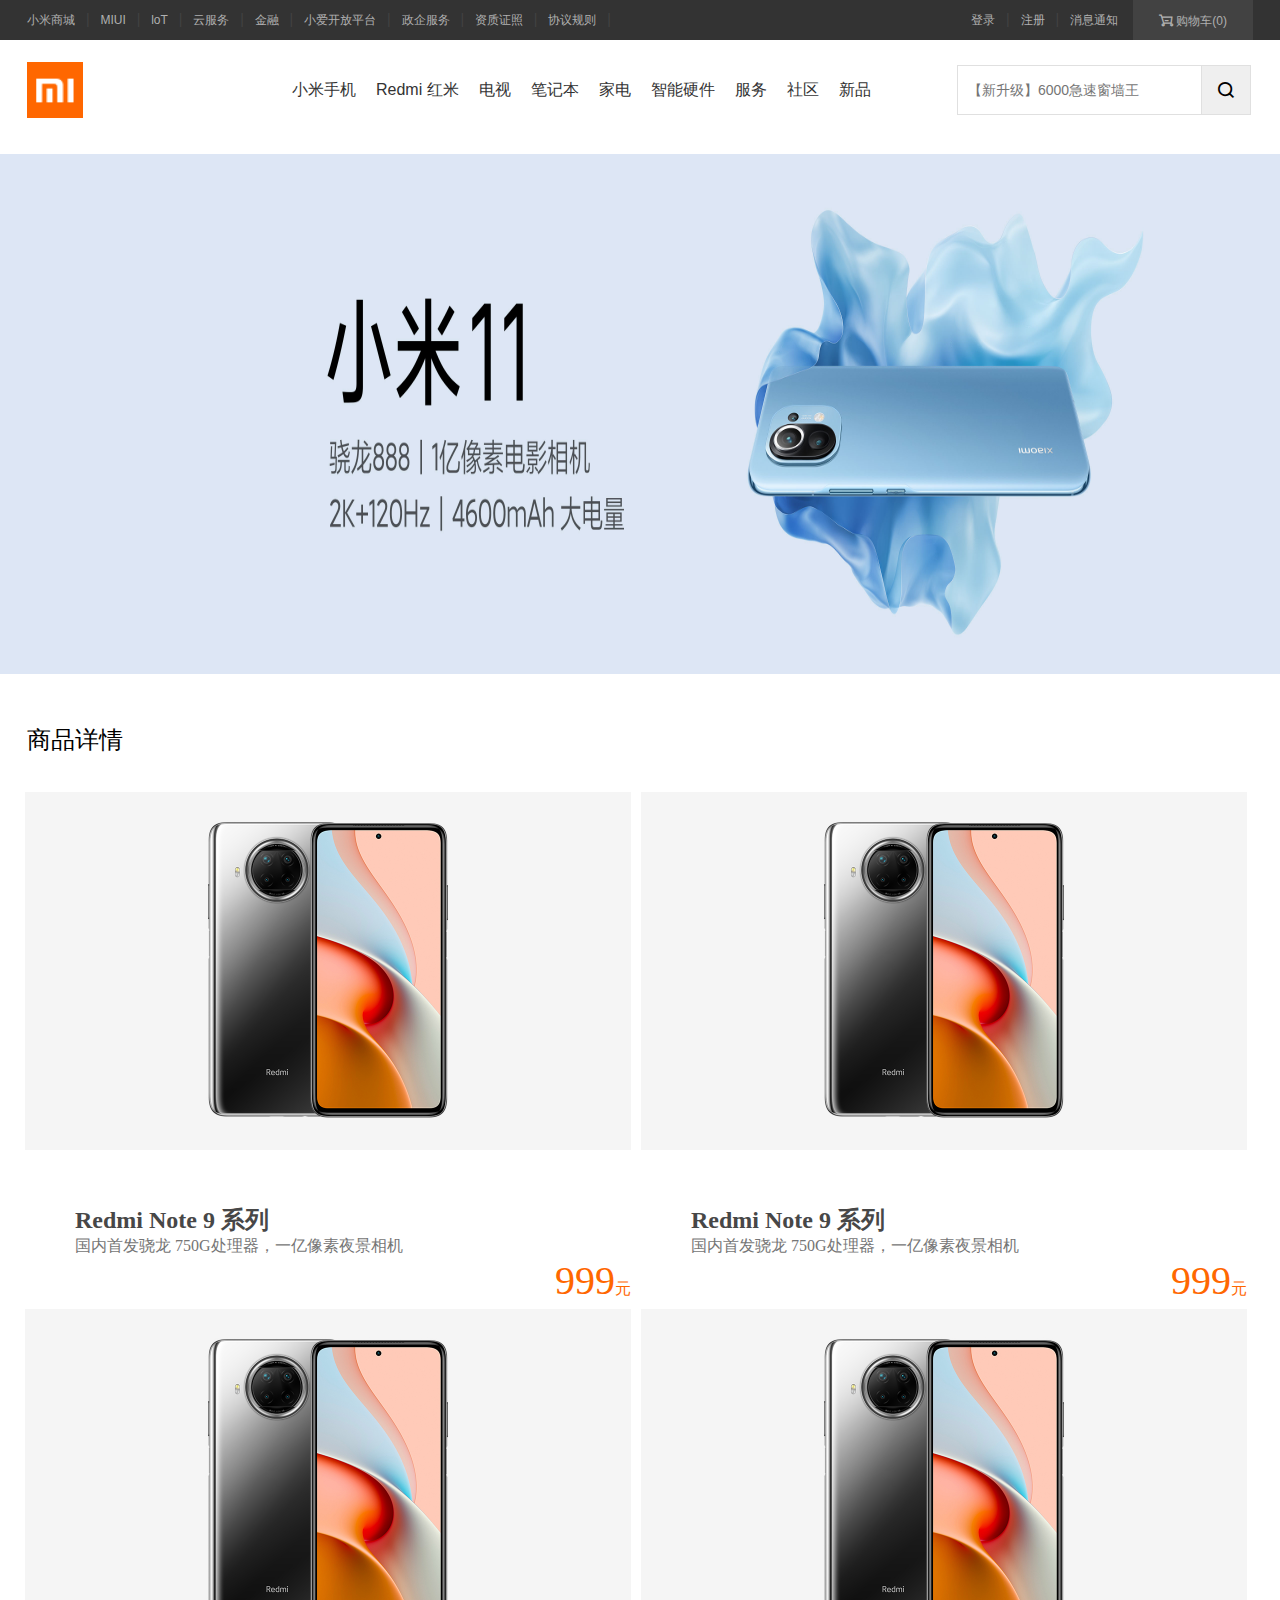
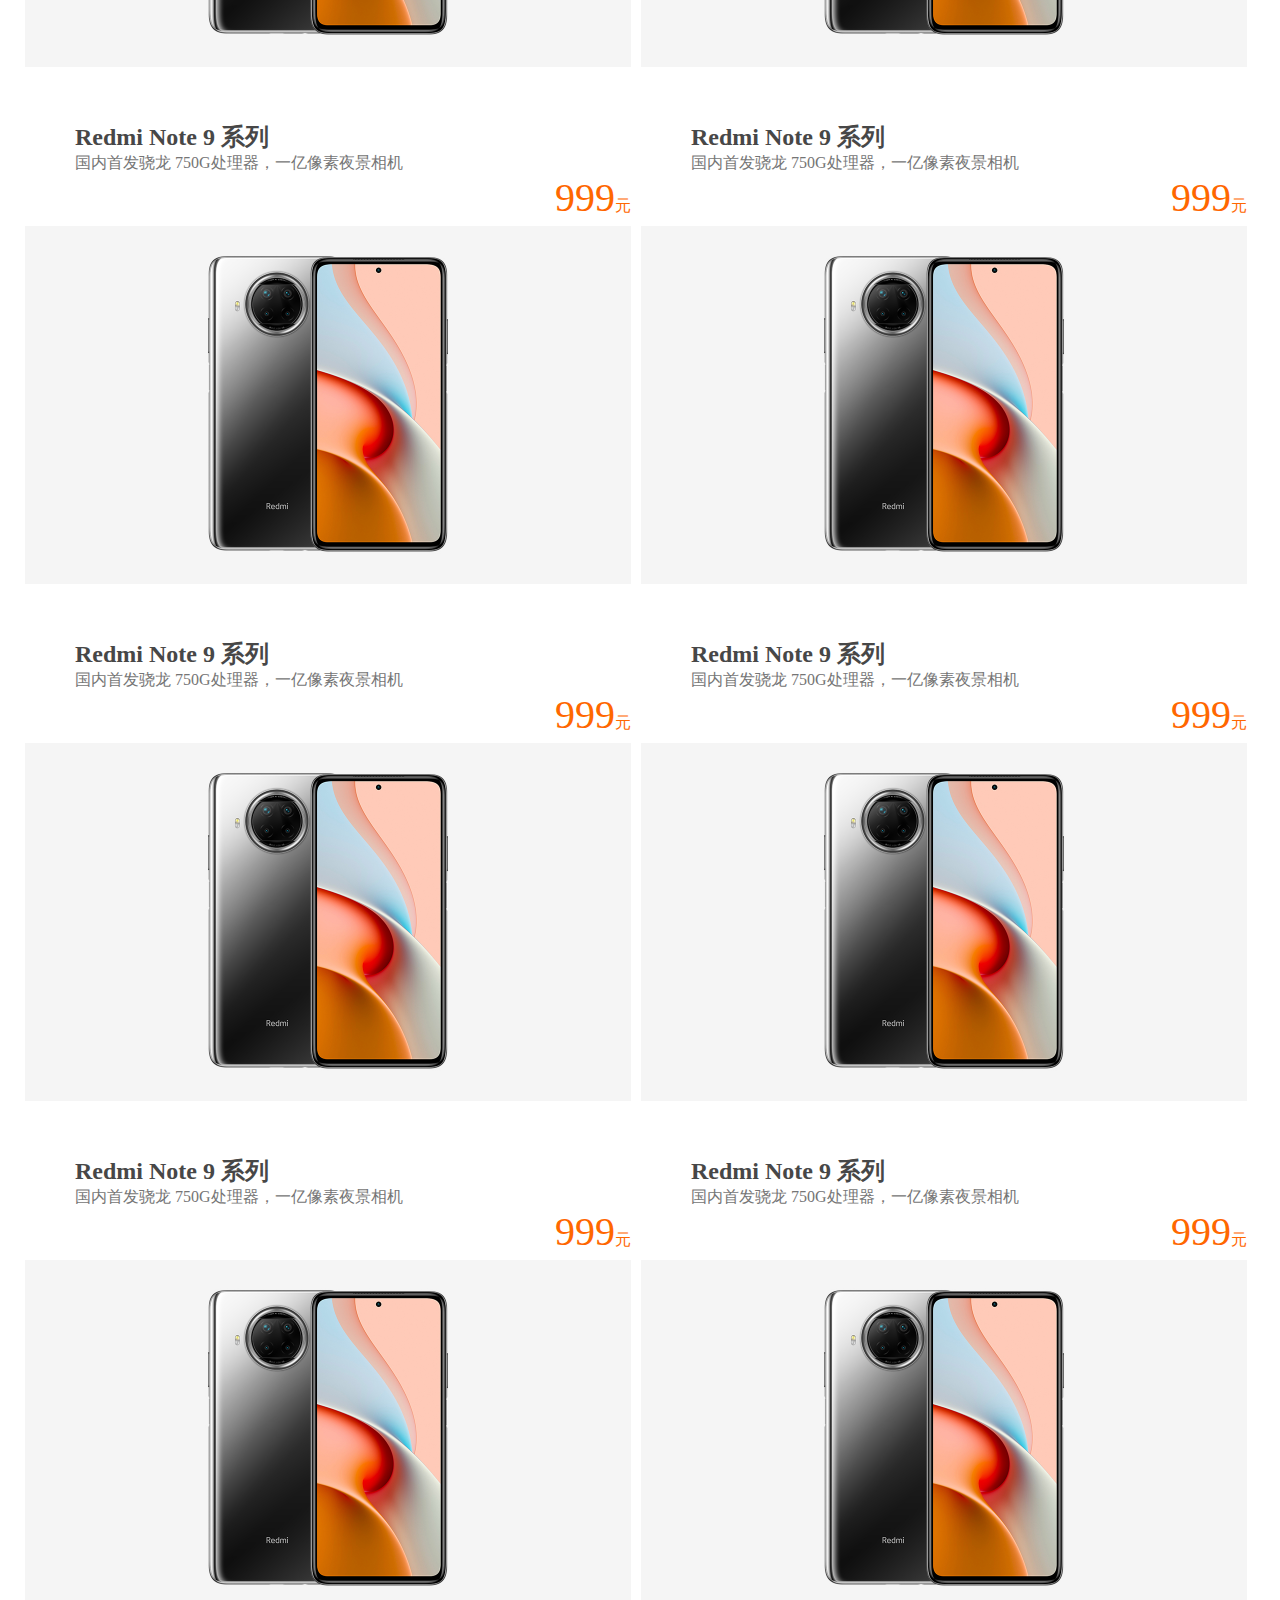
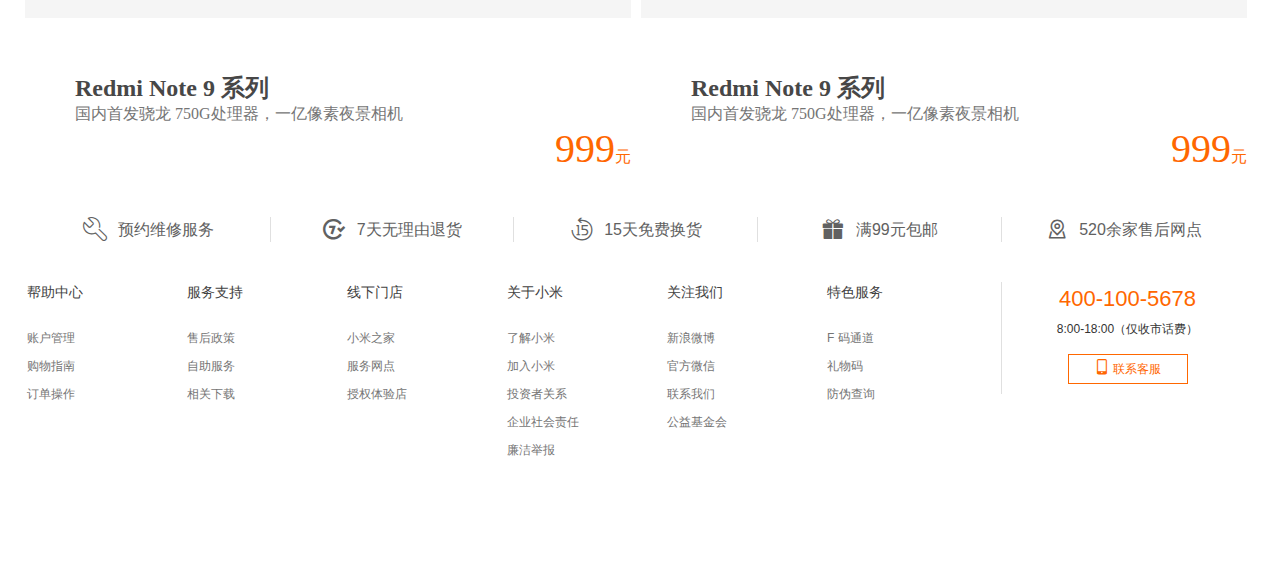
<file: page/item_page.html>
<!DOCTYPE html>
<html>
	<head>
		<meta charset="UTF-8">
		<title>刘子豪商品详情</title>
		<link rel="stylesheet" type="text/css" href="../css/item-page.css" />
		<link rel="stylesheet" type="text/css" href="../css/global.css" />
		<link rel="stylesheet" type="text/css" href="../css/fonts.css"/>
	</head>
	<body>
		<!--头部框架-->
		<iframe src="header.html" width="100%" border="0" scrolling="no" allowtransparency="yes" frameborder="0"></iframe>
		<!--主体照片start-->
		<div class="startimg">
			<a href="#">
				<img src="../img/item-pageStart.jpg"  />
			</a>
		</div>
		<!--主体照片end-->	
		<div class="content_1">
			<div class="container1">
				<!--标题-->
				<div class="box-hd">
					<h2>商品详情</h2>
				</div>
				<!--内容-->
				<div class="box-bd">
					<ul>
						<li>
							<!--图像-->
							<div class="figure">
								<a href="#">
									<img src="../img/item-pageP1.jpg" alt="" />
								</a>
							</div>
							<!--标题-->
							<h2>
								<a href="#">
									Redmi Note 9 系列
								</a>
							</h2>
							<p class="desc">国内首发骁龙 750G处理器，一亿像素夜景相机 </p>
							<p class="price">
								<span class="num">999</span>元
							</p>
						</li>
						<li>
							<!--图像-->
							<div class="figure">
								<a href="#">
									<img src="../img/item-pageP1.jpg" alt="" />
								</a>
							</div>
							<!--标题-->
							<h2>
								<a href="#">
									Redmi Note 9 系列
								</a>
							</h2>
							<p class="desc">国内首发骁龙 750G处理器，一亿像素夜景相机 </p>
							<p class="price">
								<span class="num">999</span>元
							</p>
						</li>
						<li>
							<!--图像-->
							<div class="figure">
								<a href="#">
									<img src="../img/item-pageP1.jpg" alt="" />
								</a>
							</div>
							<!--标题-->
							<h2>
								<a href="#">
									Redmi Note 9 系列
								</a>
							</h2>
							<p class="desc">国内首发骁龙 750G处理器，一亿像素夜景相机 </p>
							<p class="price">
								<span class="num">999</span>元
							</p>
						</li>
						<li>
							<!--图像-->
							<div class="figure">
								<a href="#">
									<img src="../img/item-pageP1.jpg" alt="" />
								</a>
							</div>
							<!--标题-->
							<h2>
								<a href="#">
									Redmi Note 9 系列
								</a>
							</h2>
							<p class="desc">国内首发骁龙 750G处理器，一亿像素夜景相机 </p>
							<p class="price">
								<span class="num">999</span>元
							</p>
						</li>
						<li>
							<!--图像-->
							<div class="figure">
								<a href="#">
									<img src="../img/item-pageP1.jpg" alt="" />
								</a>
							</div>
							<!--标题-->
							<h2>
								<a href="#">
									Redmi Note 9 系列
								</a>
							</h2>
							<p class="desc">国内首发骁龙 750G处理器，一亿像素夜景相机 </p>
							<p class="price">
								<span class="num">999</span>元
							</p>
						</li>
						<li>
							<!--图像-->
							<div class="figure">
								<a href="#">
									<img src="../img/item-pageP1.jpg" alt="" />
								</a>
							</div>
							<!--标题-->
							<h2>
								<a href="#">
									Redmi Note 9 系列
								</a>
							</h2>
							<p class="desc">国内首发骁龙 750G处理器，一亿像素夜景相机 </p>
							<p class="price">
								<span class="num">999</span>元
							</p>
						</li>
						<li>
							<!--图像-->
							<div class="figure">
								<a href="#">
									<img src="../img/item-pageP1.jpg" alt="" />
								</a>
							</div>
							<!--标题-->
							<h2>
								<a href="#">
									Redmi Note 9 系列
								</a>
							</h2>
							<p class="desc">国内首发骁龙 750G处理器，一亿像素夜景相机 </p>
							<p class="price">
								<span class="num">999</span>元
							</p>
						</li>
						<li>
							<!--图像-->
							<div class="figure">
								<a href="#">
									<img src="../img/item-pageP1.jpg" alt="" />
								</a>
							</div>
							<!--标题-->
							<h2>
								<a href="#">
									Redmi Note 9 系列
								</a>
							</h2>
							<p class="desc">国内首发骁龙 750G处理器，一亿像素夜景相机 </p>
							<p class="price">
								<span class="num">999</span>元
							</p>
						</li>
						<li>
							<!--图像-->
							<div class="figure">
								<a href="#">
									<img src="../img/item-pageP1.jpg" alt="" />
								</a>
							</div>
							<!--标题-->
							<h2>
								<a href="#">
									Redmi Note 9 系列
								</a>
							</h2>
							<p class="desc">国内首发骁龙 750G处理器，一亿像素夜景相机 </p>
							<p class="price">
								<span class="num">999</span>元
							</p>
						</li>
						<li>
							<!--图像-->
							<div class="figure">
								<a href="#">
									<img src="../img/item-pageP1.jpg" alt="" />
								</a>
							</div>
							<!--标题-->
							<h2>
								<a href="#">
									Redmi Note 9 系列
								</a>
							</h2>
							<p class="desc">国内首发骁龙 750G处理器，一亿像素夜景相机 </p>
							<p class="price">
								<span class="num">999</span>元
							</p>
						</li>
					</ul>
				</div>
			</div>
		</div>
		<!--脚部框架-->
		<iframe src="footer.html" width="100%" height="400px" border="0" scrolling="no" allowtransparency="yes" frameborder="0"></iframe>
	</body>
</html>
</file>
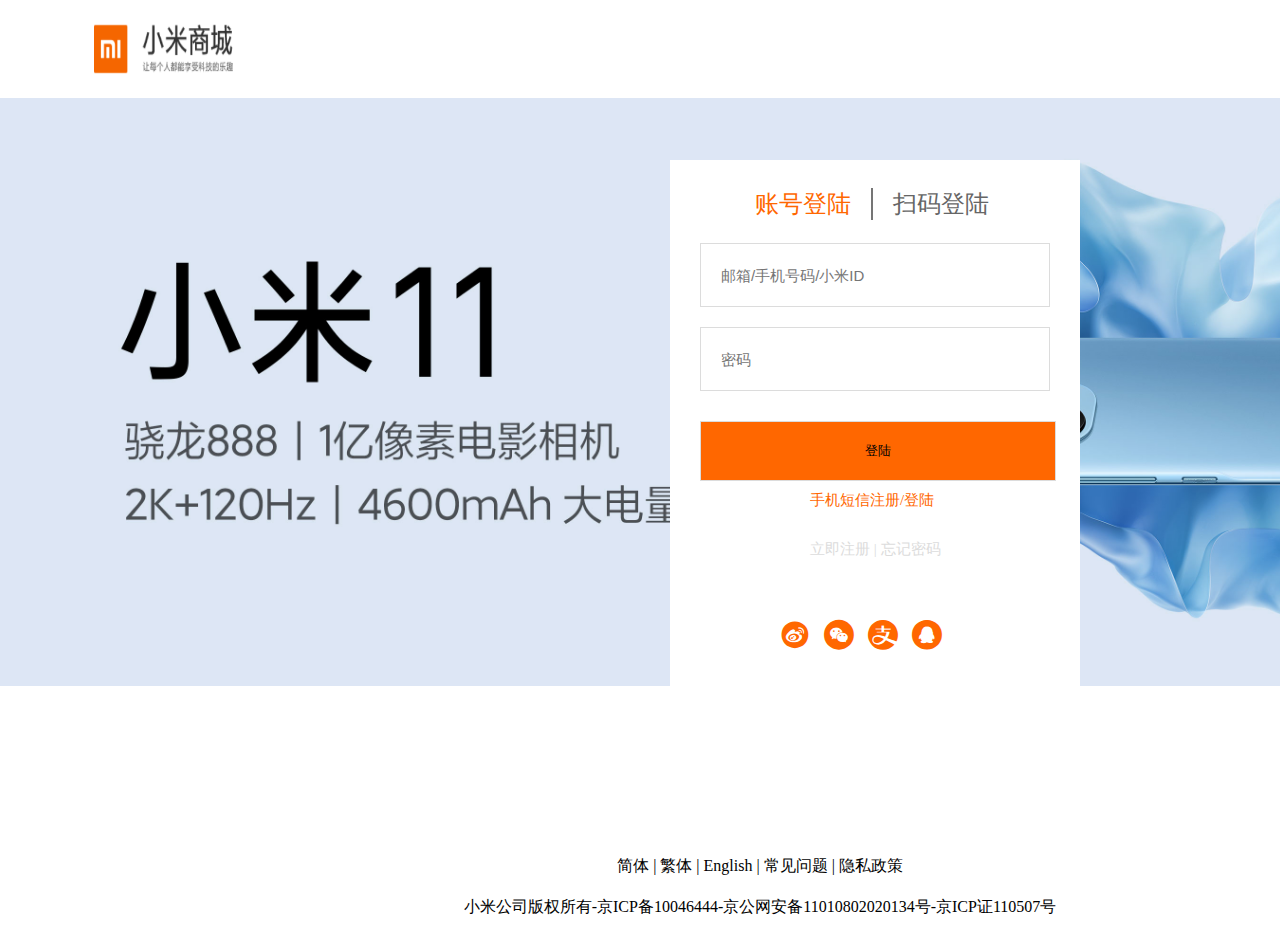
<file: page/login.html>
<!DOCTYPE html>
<html>
	<head>
		<meta charset="UTF-8">
		<title>登陆</title>
		<link rel="stylesheet" href="../css/fonts.css" />
		<link rel="stylesheet" type="text/css" href="../css/global.css" />
		<link rel="stylesheet" type="text/css" href="../css/login.css" />
	</head>
	<body>
		<div class="header">
			<a href="#">
				<img src="../img/loginLogoP.jpg" alt="123" />
			</a>
		</div>
		<div class="body">
			<a href="#" class="mainPic">
				<img src="../img/item-pageStart.jpg" alt="123" />
			</a>
			<div class="box">
				<div class="title">
					<a href=""><h2 class="first">账号登陆</h2></a>	
					<a href=""><h2>扫码登陆</h2></a>	
				</div>
				<div class="register-ifo">
					<input type="text" class="first" placeholder="邮箱/手机号码/小米ID"/>
					<input type="password" class="second" placeholder="密码"/>
					<input type="submit" value="登陆" class="last"/>
					<p class="p1">手机短信注册/登陆</p>
					<p class="p2">立即注册 | 忘记密码</p>
					<div class="loginicon">
						<a href="#">
							<i class="iconfont" >&#xe63a;</i>
						</a>
						<a href="#">
							<i class="iconfont">&#xe642;</i>
						</a>
						<a href="#">
							<i class="iconfont">&#xe606;</i>
						</a>
						<a href="#">
							<i class="iconfont">&#xe6f2;</i>
						</a>
					</div>
				</div>
			</div>
		</div>
		<div class="footer">
			<p>   简体 | 繁体 | English | 常见问题 |  隐私政策 
			</p>
			<p>小米公司版权所有-京ICP备10046444-京公网安备11010802020134号-京ICP证110507号</p>
		</div>
	</body>
</html>
</file>
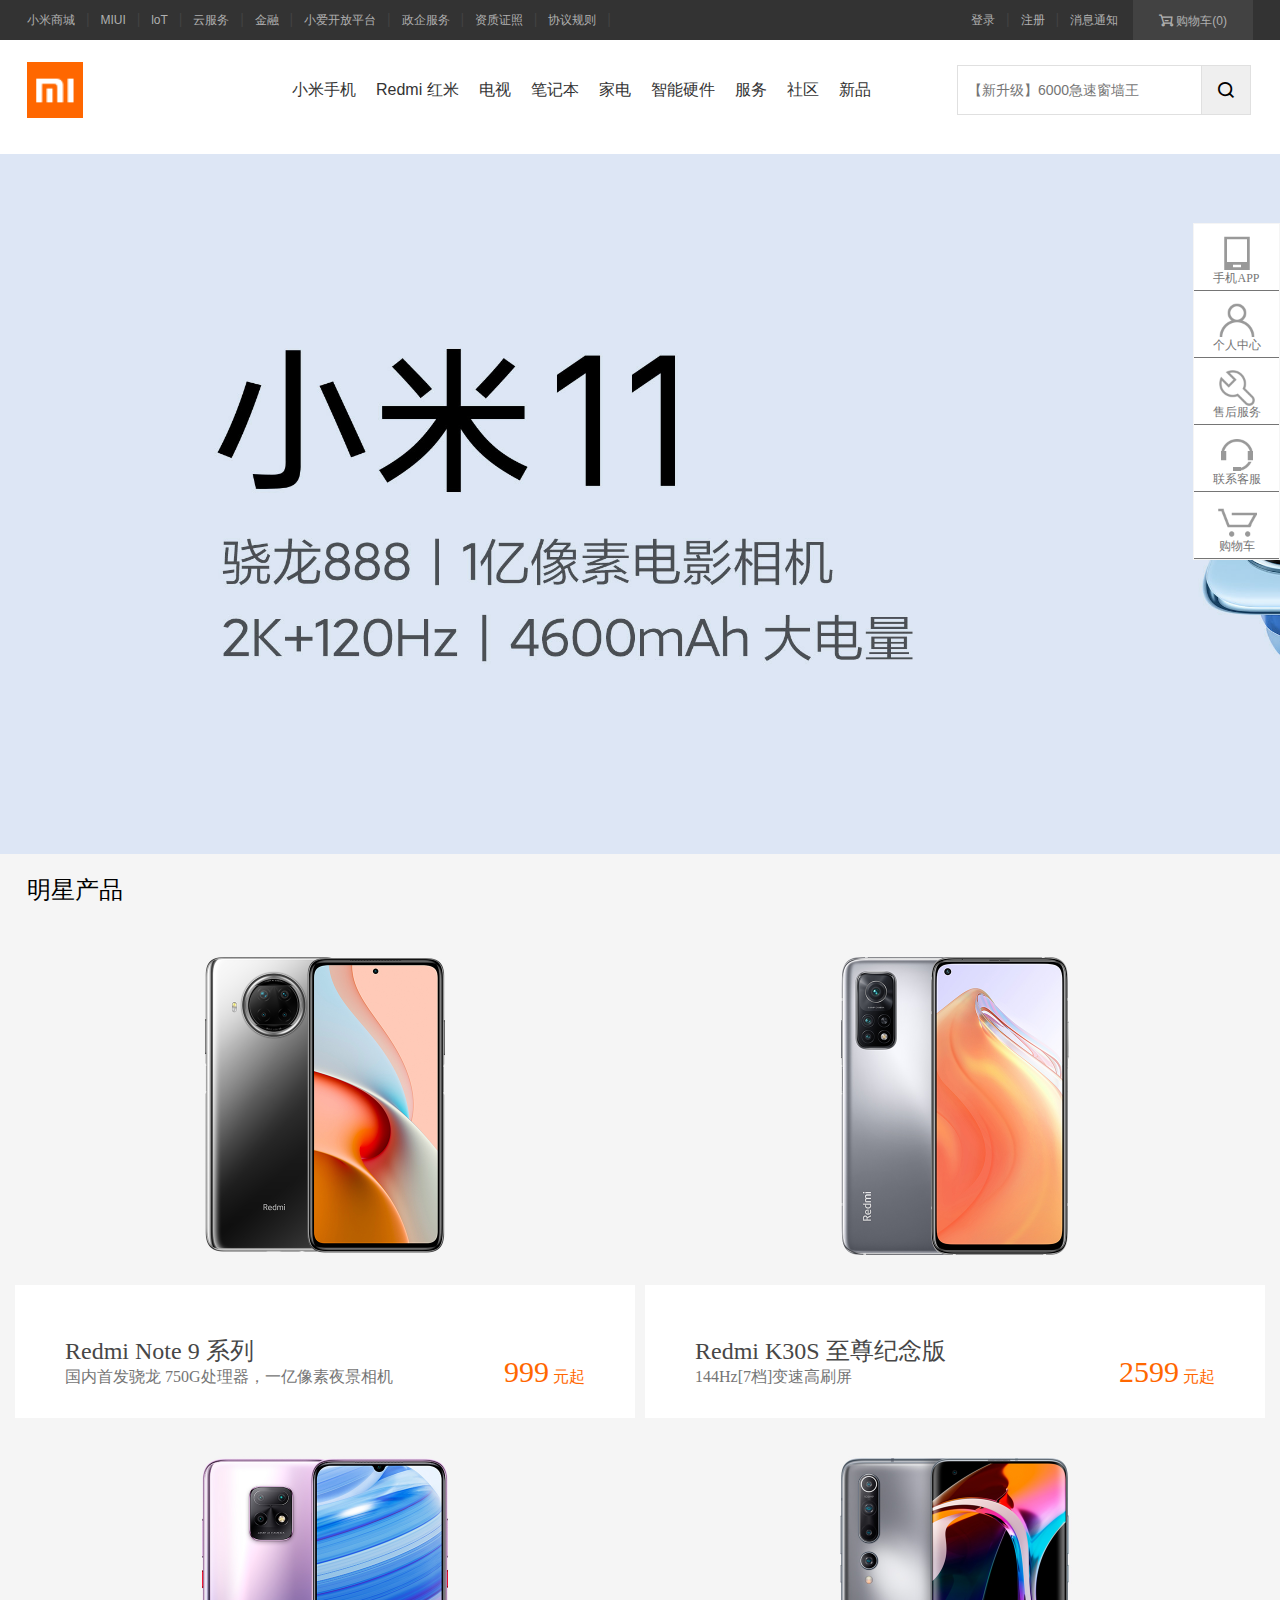
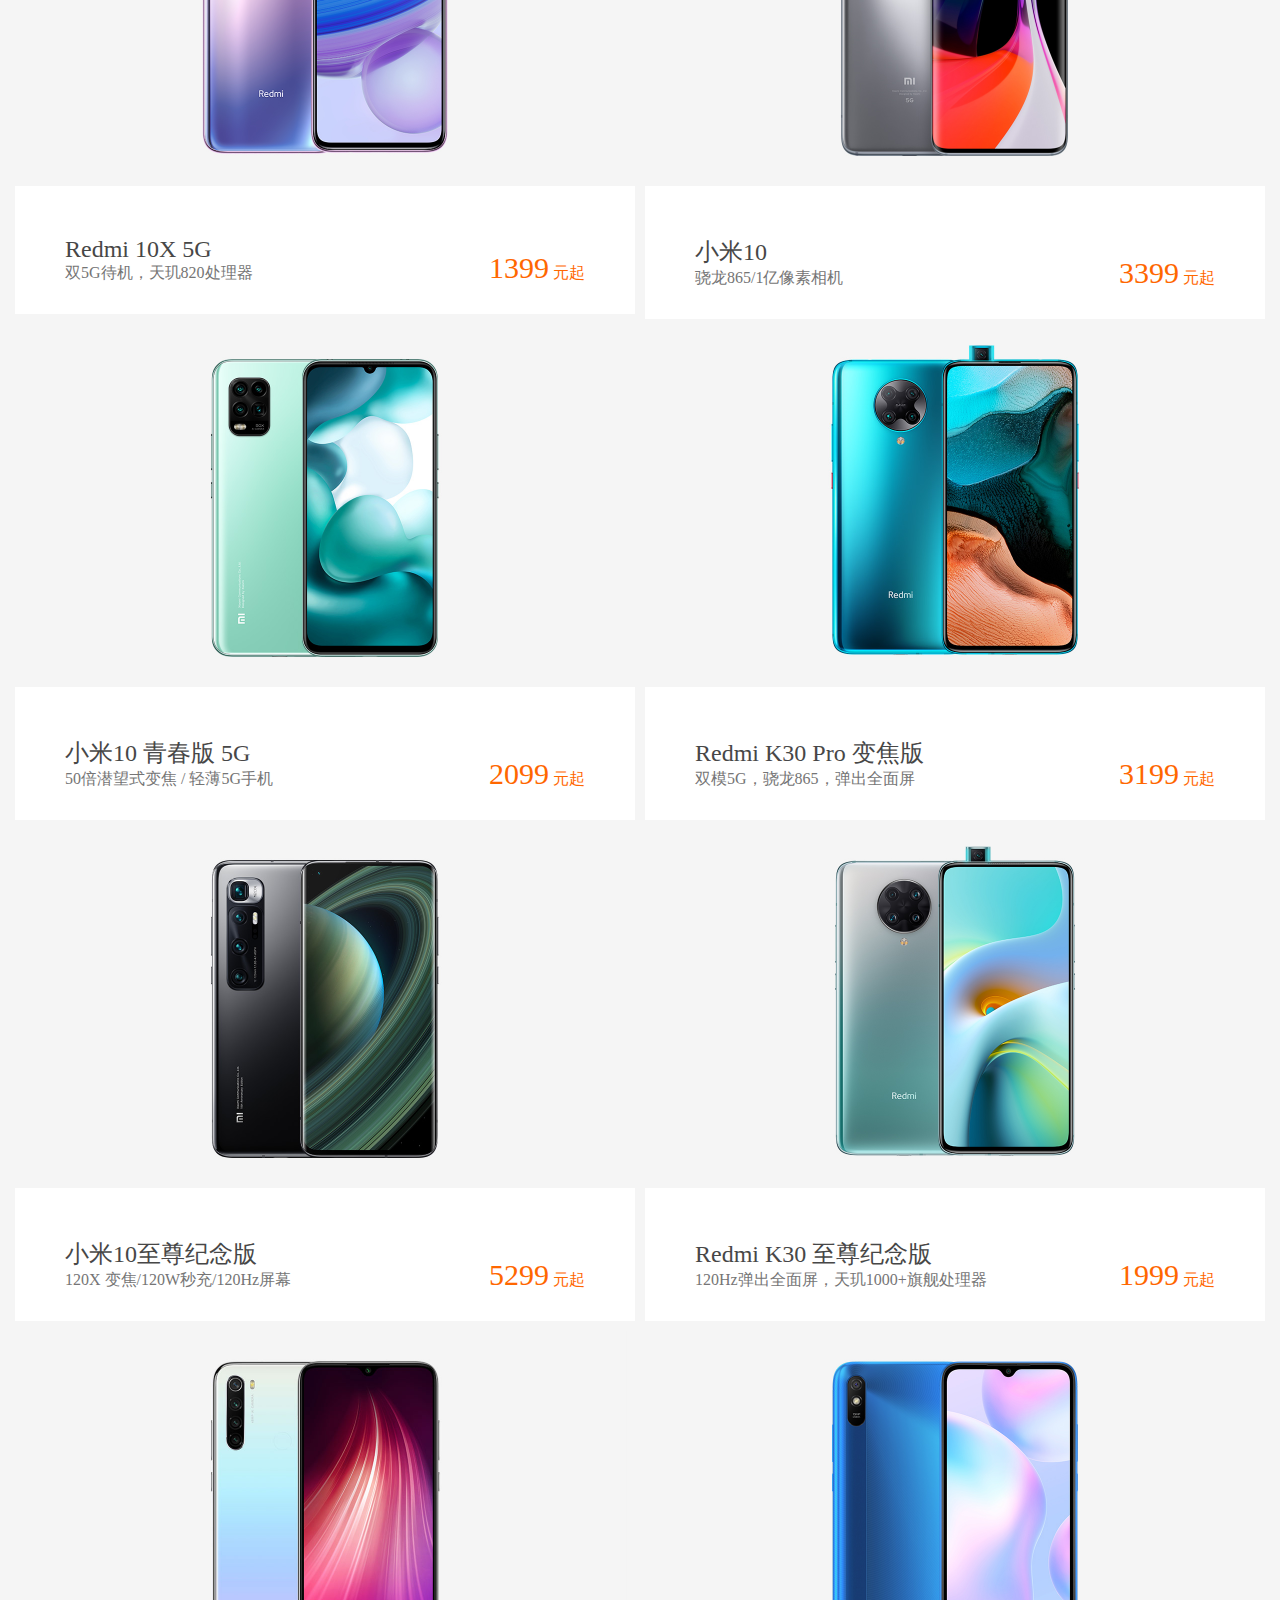
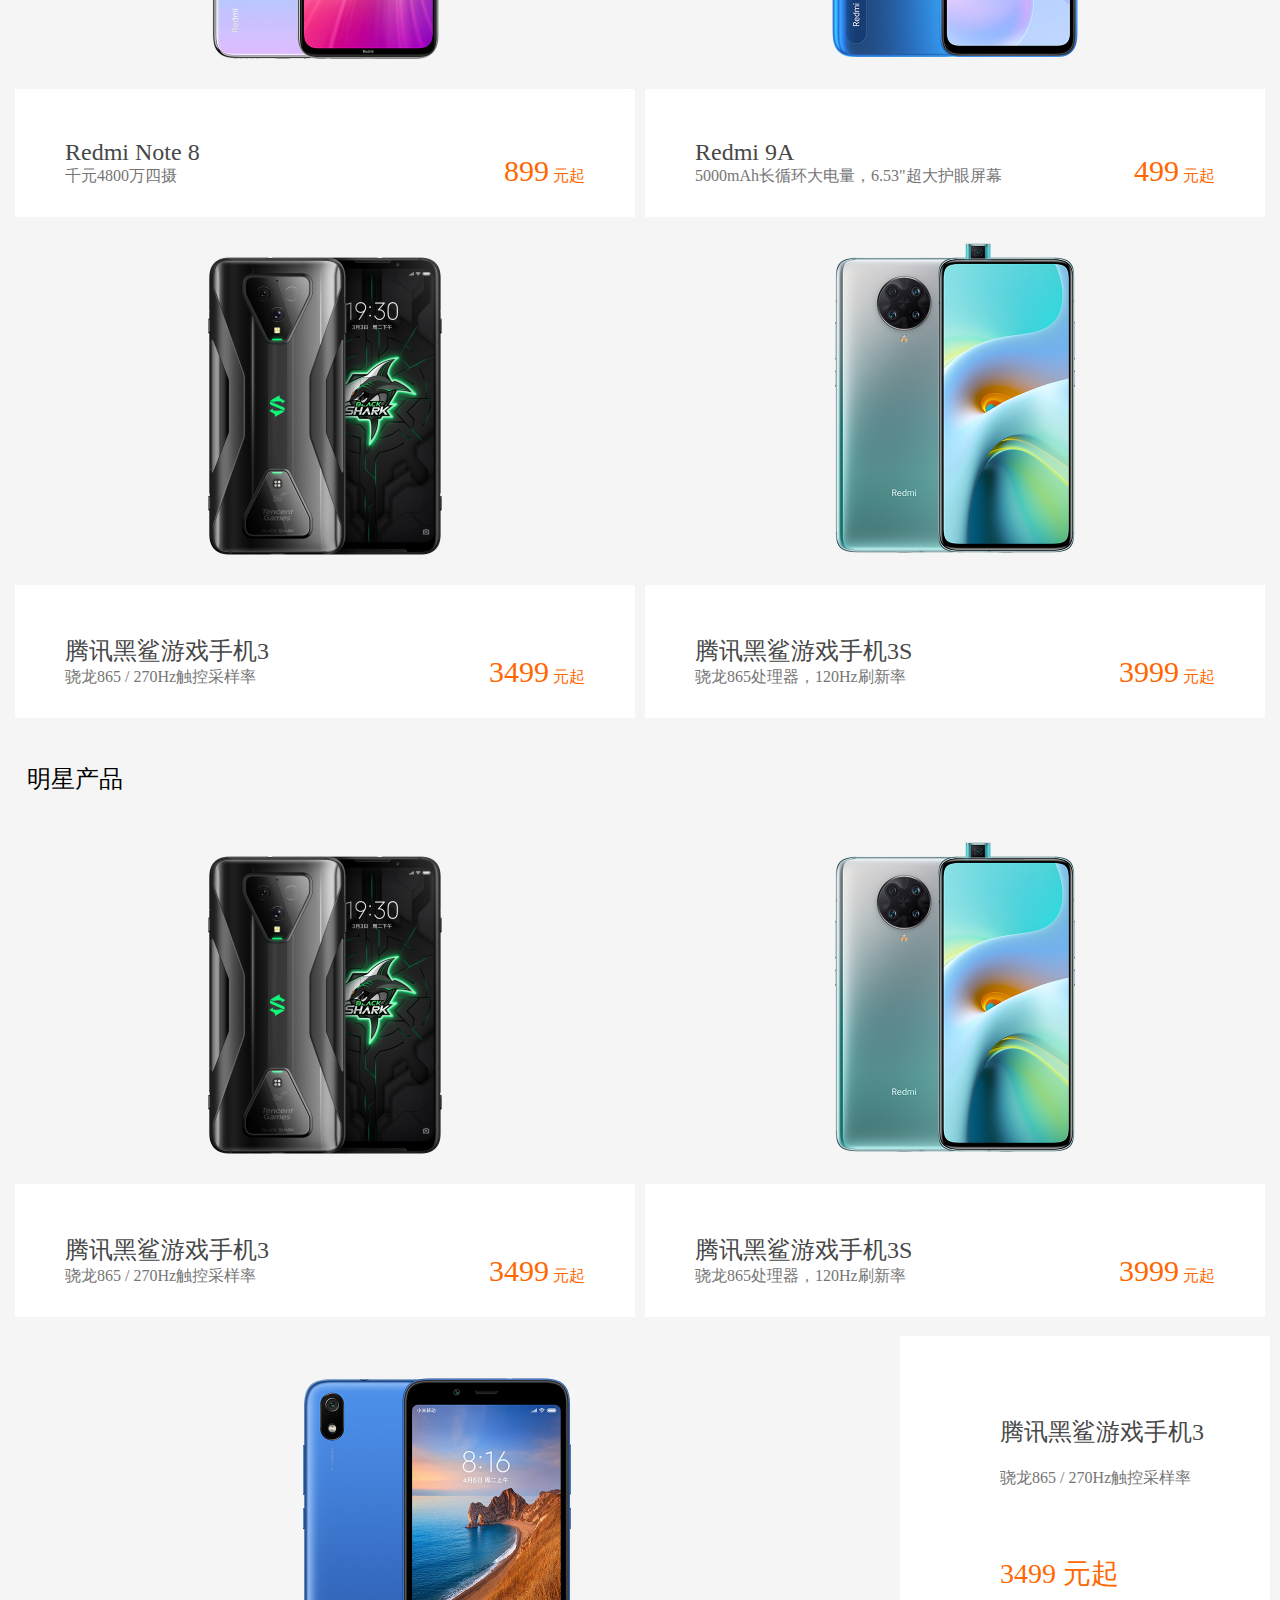
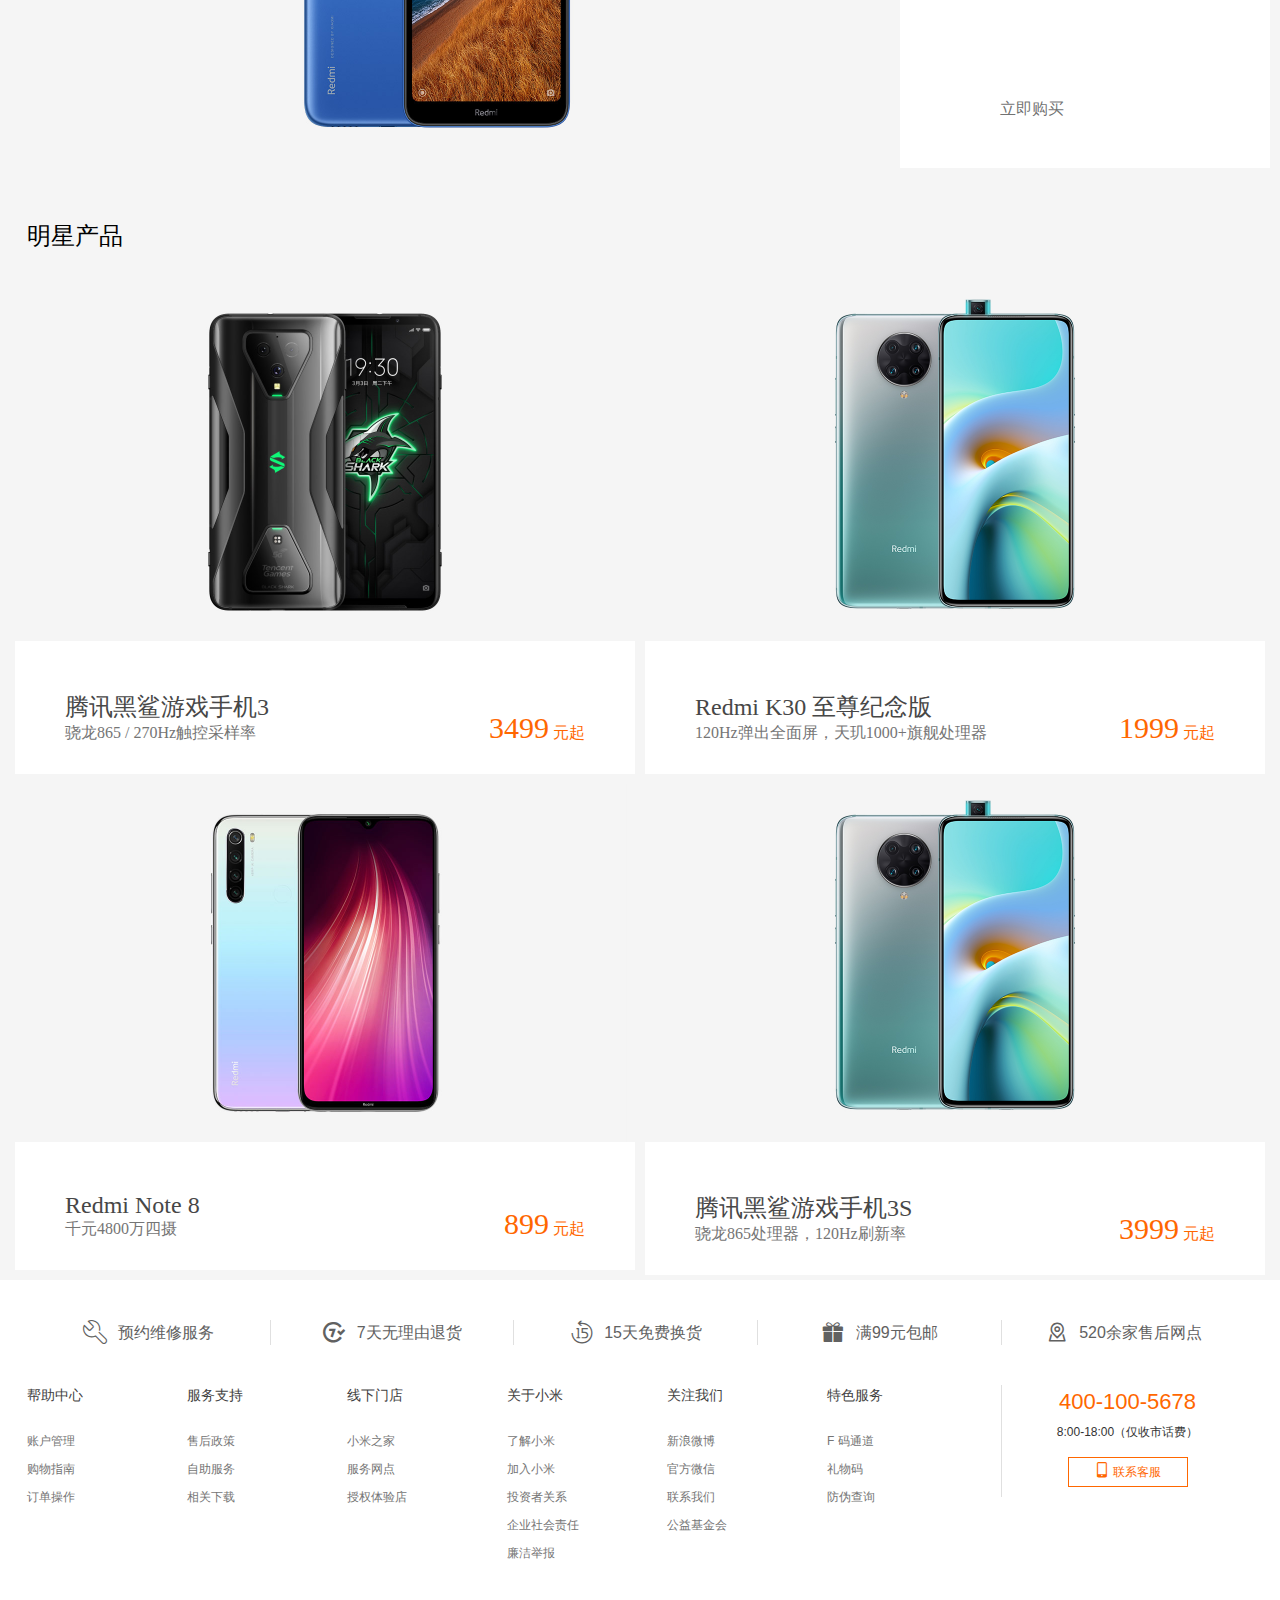
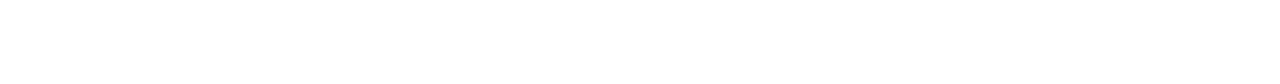
<file: page/order.html>
<!DOCTYPE html>
<html>
	<head>
		<meta charset="UTF-8">
		<title>订单页</title>
		<link rel="stylesheet" href="../css/order.css" />
		<link rel="stylesheet" type="text/css" href="../css/global.css" />
		<link rel="stylesheet" type="text/css" href="../css/fonts.css"/>
	</head>
	<body>
		<!--头部框架-->
		<iframe src="header.html" width="100%" border="0" scrolling="no" allowtransparency="yes" frameborder="0"></iframe>
		
		<!--主体照片start-->
		<div class="startimg">
			<a href="#">
				<img src="../img/item-pageStart.jpg"  />
			</a>
		</div>
		<!--主体照片end-->	
			
			
			
		<!--内容区开始-->
		<div class="content-desc">
			<div class="container">
				<!--标题-->
				<div class="box-hd">
					<h2>明星产品</h2>
				</div>
				<!--内容-->
				<div class="box-bd">
					<div class="row">
						<ul>
							<li>
								<!--图像-->
								<div class="figure">
									<a href="#">
										<img src="../img/item-pageP1.jpg" alt="" />
									</a>
								</div>
								<!--标题-->
								<h2>
									<a href="#">
										Redmi Note 9 系列
									</a>
								</h2>
								<p class="price">
									<strong class="num">999</strong>
									<span>元起</span>
								</p>	
								<p class="desc">国内首发骁龙 750G处理器，一亿像素夜景相机 </p>
														
							</li>
							<li>
								<!--图像-->
								<div class="figure">
									<a href="#">
										<img src="../img/item-pageP2.jpg" alt="" />
									</a>
								</div>
								<!--标题-->
								<h2>
									<a href="#">
										Redmi K30S 至尊纪念版
									</a>
								</h2>
								<p class="price">
									<strong class="num">2599</strong>
									<span>元起</span>
								</p>	
								<p class="desc">144Hz[7档]变速高刷屏 </p>
														
							</li>
							<li>
								<!--图像-->
								<div class="figure">
									<a href="#">
										<img src="../img/item-pageP3.jpg" alt="" />
									</a>
								</div>
								<!--标题-->
								<h2>
									<a href="#">
										Redmi 10X 5G
									</a>
								</h2>
								<p class="price">
									<strong class="num">1399</strong>
									<span>元起</span>
								</p>	
								<p class="desc">双5G待机，天玑820处理器 </p>
														
							</li>
							<li>
								<!--图像-->
								<div class="figure">
									<a href="#">
										<img src="../img/item-pageP4.jpg" alt="" />
									</a>
								</div>
								<!--标题-->
								<h2>
									<a href="#">
										小米10
									</a>
								</h2>
								<p class="price">
									<strong class="num">3399</strong>
									<span>元起</span>
								</p>	
								<p class="desc">骁龙865/1亿像素相机 </p>
														
							</li>
							<li>
								<!--图像-->
								<div class="figure">
									<a href="#">
										<img src="../img/item-pageP5.jpg" alt="" />
									</a>
								</div>
								<!--标题-->
								<h2>
									<a href="#">
										小米10 青春版 5G
									</a>
								</h2>
								<p class="price">
									<strong class="num">2099</strong>
									<span>元起</span>
								</p>	
								<p class="desc">50倍潜望式变焦 / 轻薄5G手机 </p>
														
							</li>
							<li>
								<!--图像-->
								<div class="figure">
									<a href="#">
										<img src="../img/item-pageP6.jpg" alt="" />
									</a>
								</div>
								<!--标题-->
								<h2>
									<a href="#">
										Redmi K30 Pro 变焦版
									</a>
								</h2>
								<p class="price">
									<strong class="num">3199</strong>
									<span>元起</span>
								</p>	
								<p class="desc">双模5G，骁龙865，弹出全面屏 </p>
														
							</li>
							<li>
								<!--图像-->
								<div class="figure">
									<a href="#">
										<img src="../img/item-pageP7.jpg" alt="" />
									</a>
								</div>
								<!--标题-->
								<h2>
									<a href="#">
										小米10至尊纪念版
									</a>
								</h2>
								<p class="price">
									<strong class="num">5299</strong>
									<span>元起</span>
								</p>	
								<p class="desc">120X 变焦/120W秒充/120Hz屏幕  </p>
														
							</li>
							<li>
								<!--图像-->
								<div class="figure">
									<a href="#">
										<img src="../img/item-pageP8.jpg" alt="" />
									</a>
								</div>
								<!--标题-->
								<h2>
									<a href="#">
										Redmi K30 至尊纪念版
									</a>
								</h2>
								<p class="price">
									<strong class="num">1999</strong>
									<span>元起</span>
								</p>	
								<p class="desc">120Hz弹出全面屏，天玑1000+旗舰处理器 </p>
														
							</li>
							<li>
								<!--图像-->
								<div class="figure">
									<a href="#">
										<img src="../img/item-pageP9.jpg" alt="" />
									</a>
								</div>
								<!--标题-->
								<h2>
									<a href="#">
										Redmi Note 8
									</a>
								</h2>
								<p class="price">
									<strong class="num">899</strong>
									<span>元起</span>
								</p>	
								<p class="desc">千元4800万四摄 </p>
														
							</li>
							<li>
								<!--图像-->
								<div class="figure">
									<a href="#">
										<img src="../img/item-pageP10.jpg" alt="" />
									</a>
								</div>
								<!--标题-->
								<h2>
									<a href="#">
										Redmi 9A
									</a>
								</h2>
								<p class="price">
									<strong class="num">499</strong>
									<span>元起</span>
								</p>	
								<p class="desc">5000mAh长循环大电量，6.53"超大护眼屏幕 </p>
														
							</li>
							<li>
								<!--图像-->
								<div class="figure">
									<a href="#">
										<img src="../img/item-pageP11.jpg" alt="" />
									</a>
								</div>
								<!--标题-->
								<h2>
									<a href="#">
										腾讯黑鲨游戏手机3 
									</a>
								</h2>
								<p class="price">
									<strong class="num">3499</strong>
									<span>元起</span>
								</p>	
								<p class="desc">骁龙865 / 270Hz触控采样率 </p>
														
							</li>
							<li>
								<!--图像-->
								<div class="figure">
									<a href="#">
										<img src="../img/item-pageP8.jpg" alt="" />
									</a>
								</div>
								<!--标题-->
								<h2>
									<a href="#">
										腾讯黑鲨游戏手机3S
									</a>
								</h2>
								<p class="price">
									<strong class="num">3999</strong>
									<span>元起</span>
								</p>	
								<p class="desc">骁龙865处理器，120Hz刷新率 </p>
														
							</li>
						</ul>
					</div>
				</div>
				<!--第二层标题-->
				<div class="box-hd s">
					<h2>明星产品</h2>
				</div>
				<!--第二层内容开始-->
				<div class="box-bd">
					<div class="row">
						<ul>
							<li>
								<!--图像-->
								<div class="figure">
									<a href="#">
										<img src="../img/item-pageP11.jpg" alt="" />
									</a>
								</div>
								<!--标题-->
								<h2>
									<a href="#">
										腾讯黑鲨游戏手机3 
									</a>
								</h2>
								<p class="price">
									<strong class="num">3499</strong>
									<span>元起</span>
								</p>	
								<p class="desc">骁龙865 / 270Hz触控采样率 </p>
														
							</li>
							<li>
								<!--图像-->
								<div class="figure">
									<a href="#">
										<img src="../img/item-pageP8.jpg" alt="" />
									</a>
								</div>
								<!--标题-->
								<h2>
									<a href="#">
										腾讯黑鲨游戏手机3S
									</a>
								</h2>
								<p class="price">
									<strong class="num">3999</strong>
									<span>元起</span>
								</p>	
								<p class="desc">骁龙865处理器，120Hz刷新率 </p>						
							</li>
						</ul>
					</div>
				</div>
				<div class="rectangle">
					<div class="containerR">
						<ul>
							<li>
								<div class="left">
									<a href="#">
										<img src="../img/item-pageP13.jpg" alt="123" />
									</a>
								</div>
								<div class="right">
									<h2>
										<a href="#">
											腾讯黑鲨游戏手机3 
										</a>
									</h2>
									
									<p class="desc">骁龙865 / 270Hz触控采样率 </p>
									<p class="price">
										<strong class="num">3499</strong>
										<span>元起</span>
									</p>
									<p class="last">立即购买</p>
								</div>
							</li>
						</ul>
					</div>
				</div>
				<div class="box-hd s">
					<h2>明星产品</h2>
				</div>
				<div class="box-bd">
					<div class="row">
						<ul>
							<li>
								<!--图像-->
								<div class="figure">
									<a href="#">
										<img src="../img/item-pageP11.jpg" alt="" />
									</a>
								</div>
								<!--标题-->
								<h2>
									<a href="#">
										腾讯黑鲨游戏手机3 
									</a>
								</h2>
								<p class="price">
									<strong class="num">3499</strong>
									<span>元起</span>
								</p>	
								<p class="desc">骁龙865 / 270Hz触控采样率 </p>
														
							</li>
							<li>
								<!--图像-->
								<div class="figure">
									<a href="#">
										<img src="../img/item-pageP8.jpg" alt="" />
									</a>
								</div>
								<!--标题-->
								<h2>
									<a href="#">
										Redmi K30 至尊纪念版
									</a>
								</h2>
								<p class="price">
									<strong class="num">1999</strong>
									<span>元起</span>
								</p>	
								<p class="desc">120Hz弹出全面屏，天玑1000+旗舰处理器 </p>
														
							</li>
							<li>
								<!--图像-->
								<div class="figure">
									<a href="#">
										<img src="../img/item-pageP9.jpg" alt="" />
									</a>
								</div>
								<!--标题-->
								<h2>
									<a href="#">
										Redmi Note 8
									</a>
								</h2>
								<p class="price">
									<strong class="num">899</strong>
									<span>元起</span>
								</p>	
								<p class="desc">千元4800万四摄 </p>
														
							</li>
							<li>
								<!--图像-->
								<div class="figure">
									<a href="#">
										<img src="../img/item-pageP8.jpg" alt="" />
									</a>
								</div>
								<!--标题-->
								<h2>
									<a href="#">
										腾讯黑鲨游戏手机3S
									</a>
								</h2>
								<p class="price">
									<strong class="num">3999</strong>
									<span>元起</span>
								</p>	
								<p class="desc">骁龙865处理器，120Hz刷新率 </p>						
							</li>
						</ul>
					</div>
				</div>
			</div>
		</div>
		<!--内容区结束-->
		<div class="home-tool-bar">
			<div>
			 	<a>
					<img src="../img/fixed11.png" />
					<div class="span">
						<span>手机APP</span>
					</div>
			 	</a>
			</div>
			<div>
			 	<a>
					<img src="../img/fixed22.png" />
					<div class="span">
						<span>个人中心</span>
					</div>
			 	</a>
			</div>
			<div>
			 	<a>
					<img src="../img/fixed33.png" />
					<div class="span">
						<span>售后服务</span>
					</div>
			 	</a>
			</div>
			<div>
			 	<a>
					<img src="../img/fixed44.png" />
					<div class="span">
						<span>联系客服</span>
					</div class="span">
			 	</a>
			</div>
			<div>
			 	<a>
					<img src="../img/fixed55.png" />
					<div class="span">
						<span>购物车</span>
					</div>
			 	</a>
			</div>
		</div>	
		
		
		
			
		<!--脚部框架-->
		<iframe src="footer.html" width="100%" height="400px" border="0" scrolling="no" allowtransparency="yes" frameborder="0"></iframe>
	</body>
</html>
</file>
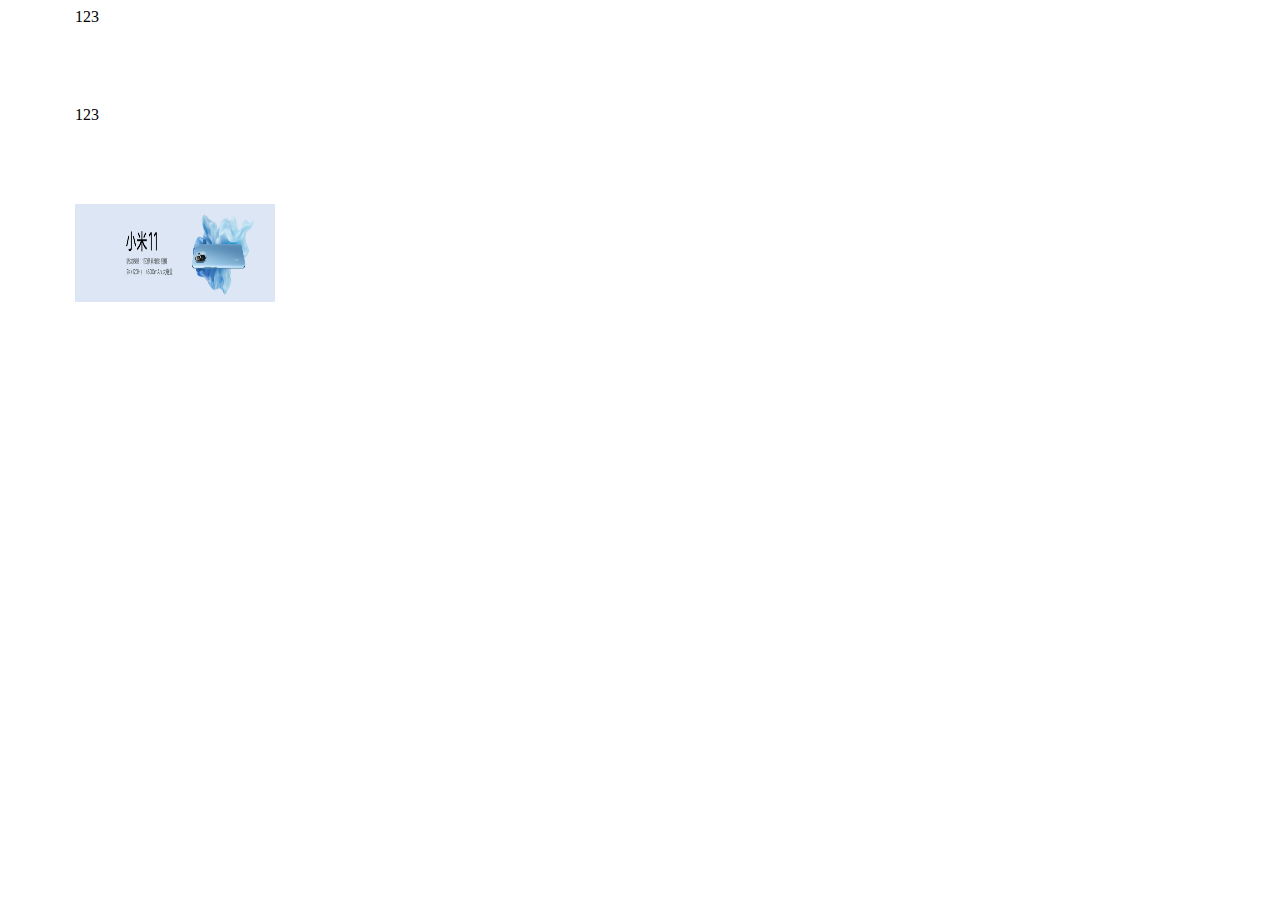
<file: page/test.html>
<!DOCTYPE html>
<html>

	<head>
		<meta charset="UTF-8">
		<title></title>
		<link rel="stylesheet" href="../css/login.css" />
	</head>
	<body>
		<div class="w">
			<div class="header">123</div>
			
			<div class="header">123</div>
		</div>
		<div class="header">
				<a href="#">
					<img src="../img/item-pageStart.jpg" />
				</a>
			</div>
	</body>

</html>
</file>
<file: css/global.css>
body,p,ul,ol,dl,dt,h1,h2,h3,h4,h5,dl,dt,dd{
	margin: 0;
	padding: 0;
}
ul,ol{
	list-style: none;
}
input{
	border: none;
	outline: none;
}
a{
	text-decoration: none;
}
</file>
<file: css/fonts.css>
@font-face {
  font-family: 'iconfont';
  src: url('../fonts/iconfont.eot');
  src: url('../fonts/iconfont.eot?#iefix') format('embedded-opentype'),
      url('../fonts/iconfont.woff2') format('woff2'),
      url('../fonts/iconfont.woff') format('woff'),
      url('../fonts/iconfont.ttf') format('truetype'),
      url('../fonts/iconfont.svg#iconfont') format('svg');
}
.iconfont {
  font-family: "iconfont" !important;
  font-size: 16px;
  font-style: normal;
  -webkit-font-smoothing: antialiased;
  -moz-osx-font-smoothing: grayscale;
}
</file>
<file: css/style.css>
body{
	font: 14px/1.5 Helvetica Neue,Helvetica,Arial,Microsoft Yahei,Hiragino Sans GB,Heiti SC,WenQuanYi Micro Hei,sans-serif;
	color: #333;
}

/*topBar开始----------------------------------------------------*/
.topBar{
	width: 100%;
	height: 40px;
	background-color: #333333;
}
.container{
	width: 1226px;
	height: 100%;
	margin: 0 auto;/*居中显示*/
}
.topBar .topBar_list{
	float: left;
}
.topBar .shopcart{
	float: right;
	margin-left: 15px;
	width: 120px;
	height: 40px;
	line-height: 40px;/*垂直居中*/
	text-align: center;/*水平居中*/
	background-color: #424242;
}
.topBar .login{
	float: right;
}
.topBar a{
	color: #b0b0b0;/*超链接字体颜色*/
	font-size: 12px;
	display: inline-block; /*转成行内块,块级元素*/
	line-height: 40px;
}
.topBar .shopcart a{
	width: 120px;/*点击购物车区域都有小手显示了*/
	height: 40px;
	display: inline-block;	
}
.topBar .shopcart a:hover{
	color:#FF6700;
	background-color: #FFF;
}
.topBar a:hover{
	color: #fff;  /*鼠标悬浮超链接上的字体颜色*/
}
.topBar span{
	color: #424242;
	margin: 0 .5em;/*整个网站字体大小14px, .5em的意思是当前字体大小的0.5倍*/
}
/*topBar结束-----------------------------------------*/


/*header 导航栏部分开始—————————————————————————————————————————*/
.header{
	height: 100px;
}
.header .site-logo{
	float: left;
	width: 62px;
	margin-top: 22px;
}
.header .site-logo a{
	display: block;
	width: 56px;
	height: 56px;
}
.header .site-list{
	float: left;
	width: 850px;
}
.header .site-list>ul{
	width: 820px;
	height: 88px;
	padding: 12px 0 0 30px;
	font-size: 16px;
}
.header .site-list>ul>li{
	float: left;
}
.header .site-list>ul>li>a{
	display: block;
	padding: 26px 10px 38px;
	color: #333333;
}
.header .site-list>ul>li>a:hover{
	color: #ff6700;
}

.header .site-list ul .site-category a{
	padding: 0;
}
.site-category{
	position: relative;
	z-index: 3;
}

/*左侧导航栏start*/
#category-list{
	position: absolute;
	top: 88px;
	left: -92px;
	width: 234px;
	height: 460px;
	background-color: rgba(0,0,0,0.6);
}
#category-list>ul{
	width: 234px;
	height: 420px;
	padding: 20px 0;
}
#category-list>ul>li{
	height: 42px;  /*总共十个li 42*10=420px*/
}
#category-list>ul>li>a{
	padding-left: 30px;
	display: block;
	height: 42px;
	line-height: 42px;
	font-size: 14px;
	color: #FFFFFF;
	position: relative;
}
#category-list>ul>li>a:hover{
	background-color: #FF6700;
}
#category-list>ul>li>a>span{
	position: absolute;
	top: 10px;
	right: 20px;
	font-size: 16px;
	line-height: 16px;
}
/*左侧导航栏end*/


.header .site-search{
	float: right;
	width: 296px;
	margin-top: 25px;
}
.header .site-search form{
	position: relative;
	width: 296px;
	height: 50px;
}
.header .site-search form .search-text{
	/*223加上两个boder1px 225 再加上padding20px  245px*/
	width: 223px;
	height: 48px;
	border: 1px solid #e0e0e0;
	font-size: 14px;
	padding: 0px 10px;
	float: left;
}
.header .site-search form .search-btn{
	margin-left: -1px;
	float: left;
	width: 50px;
	height: 50px;
	border: 1px solid #E0E0E0;
	
}
.header .site-search form .search-btn:hover{
	color:#FFFFFF;
	background-color: #FF6700;
	cursor: pointer;
}

.header .site-search form .search_word{
	position: absolute;
	font-size: 12px;
	top:14px;
	right: 65px;
	
}
.header .site-search form .search_word a{
	display: inline-block;
	margin-left: 5px;
	padding: 0 5px;
	background-color: #eee;
	color: #757575;
}
.header .site-search form .search_word a:hover{
	color:#FFFFFF ;
	background-color: #FF6700;
	
}
/*header 导航栏部分结束—————————————————————————————————————————*/

/*小米站点内容区域start----------------------------------------------*/
.site-content .site-slider{
	position: relative;
	z-index: 2;
}
.site-content .site-slider>a{
	display: block;
	width: 1226px;
	height: 460px;
}
.site-content .site-slider>a img{
	width: 1226px;
}
.site-content .site-slider>span{
	position: absolute;
	width: 41px;
	height: 69px;
	background: url(../img/icon-slides.png)no-repeat 0 0;
	top: 50%;
	margin-top: -38px;  /*在top 50%的位置 在移动-38px*/
	cursor: pointer;
}
#prev{
	background-position:-84px 0px;
	left: 234px;
}
#prev:hover{
	background-position: 0 0;
}
#next{
	background-position:-123px 0px;
	right: 0px;
}
#next:hover{
	background-position: -41px 0;
}
.site-content .slider-item{
	position: absolute;
	width: 200px;
	height: 30px;
	line-height: 30px;
	text-align: right;
	bottom: 20px;
	right: 40px;
	
}
.slider-item>a{
	display:inline-block;
	width: 6px;
	height: 6px;
	background-color: rgba(255,255,255,.4);
	margin: 0 5px;
	border-radius: 6px;
	border: 2px solid #FFFFFF;
	border-color: rgba(255,255,255,.3);
}
.slider-item>a:hover{
	background-color: #424242;
}
/*向导样式start*/
.content-sub{
	margin-top: 18px;
	overflow: hidden;
}
.content-sub .content-channel{
	float: left;
	width: 234px;
}
.content-sub .content-channel ul{
	background: #5f5750;
	font-size: 12px;
	text-align: center;
}
.content-sub .content-channel ul li{
	float: left;
	width: 33.33%;
	height: 85px;
}
.content-sub .content-channel ul li a{
	display: block;
	padding-top: 18px;
	color: rgba(255,255,255,.7);
}
.content-sub .content-channel ul li a i{
	display: block;
	font-size: 24px;
}
.content-sub .content-list{
	float: left;
	width: 992px;
}
.content-sub .content-list{
	float: left;
	width: 992px;
}
.content-sub .content-list ul{
	width:100%;
	
}
.content-sub .content-list ul li{
	float: left;
	width: 33.33%;
	text-align: right;
}
.content-sub .content-list ul li a{
	display: block;
	height: 170px;
}
.content-sub .content-list ul li a img{
	width: 316px;
	height: 170px;
}
/*向导样式end*/
.content-banner{
	margin-top: 18px;
	margin-bottom: 30px;
}
.content-banner a{
	display: block;
	width: 1226px;
	height: 120px;
}
.content-banner a img{
	width: 1226px;
	height: 120px;
}

/*小米站点内容区域end————————————————————————————————————————————————————————*/



/*小米内容描述Start——————————————————————————————————————————————————————————*/
.content-desc{
	padding-top: 22px;
	background-color: #f5f5f5;
}
/*内容详情标题Start*/
.content-desc .box-hd{
	height: 58px;
	position: relative;
	
}
.content-desc .box-hd h2{
	font-size: 22px;
	font-weight: 200;
	line-height: 58px;
	color: #333333;
}
.content-desc .box-hd .more{
	position: absolute;
	right: 0;
	top: 0;
}
.content-desc .box-hd .more a{
	font-size: 16px;
	line-height: 58px;
	color: #424242;
}
.content-desc .box-hd .more a i{
	width: 12px;
	height: 12px;
	padding: 4px; /*用padding去挤 上下左右都是4px 且居中*/
	margin-left: 10px;
	border-radius: 12px;
	background-color: #B0B0B0; /*背景色*/
	color: #fff; /*字体颜色*/
	font-size: 12px;
	vertical-align: 2px;
}
.content-desc .box-hd .more a:hover{
	color: #FF6700;
}
.content-desc .box-hd .more a:hover i{
	background-color: #FF6700;
}
/*内容详情标题End*/




/*内容详情Start*/
.box-bd .row-l{
	float: left;
	width: 234px;
}
.box-bd .row-l:hover{
		box-shadow: 0 5px 5px 7px rgba(0,0,0,.1);
}
.box-bd .row-r{
	float: left;
	width: 992px;
}
.box-bd .row-l a{
	display: block;
	width: 100%;
	height: 100%;
}
.box-bd .row-l a img{
	width: 234px;
	height: 614px;
}
.box-bd .row-r ul{
	overflow: hidden;
}
.box-bd .row-r ul li{
	float: left;
	height: 260px;
	width: 234px; /*234*4=936 + 56 = 992px*/
	padding: 20px 0;
	background-color: #fff;
	position: relative;
	margin-left: 14px; /*14*4=56px*/
	margin-bottom: 14px;
}
.box-bd .row-r ul li:hover{
	box-shadow: 0 5px 5px 7px rgba(0,0,0,.1);
}
.box-bd .row-r ul li .figure{
	width: 160px;
	height: 160px;
	margin: 0 auto 18px;
}
.box-bd .row-r ul li .figure a{
	display: block;
}
.box-bd .row-r ul li .figure a img{
	width: 160px;
	height: 160px;
}
.box-bd .row-r ul li .title{
	font-size: 14px;
	font-weight: 400;
	text-align: center;
}
.box-bd .row-r ul li .title a{
	color: #333333;
}
.box-bd .row-r ul li .desc{
	height: 18px;
	font-size: 12px;
	text-align: center;
	color: #B0B0B0;
	margin: 0 10px 10px;
}
.box-bd .row-r ul li .price{
	text-align: center;
	color: #FF6700;
}
.box-bd .row-r ul li .flag{
	position: absolute;
	top: 0;
	/*left: 0;*/
	width: 64px;
	height: 20px;
	background-color: red;
	text-align: center;
	color: #fff;
	left: 50%;
	margin-left: -32px;
}

/*内容详情end*/


/*Others内容详情标题Start*/
.content-desc .box-hd{
	height: 58px;
	position: relative;
	
}
.content-desc .box-hd h2{
	font-size: 22px;
	font-weight: 200;
	line-height: 58px;
	color: #333333;
}
.content-desc .box-hd .mores{
	position: absolute;
	right: 0;
	top: 0;
}
.content-desc .box-hd .mores a{
	font-size: 16px;
	line-height: 58px;
	color: #424242;
	margin-left: 30px;
	padding:0 5px 5px 5px;
}
.content-desc .box-hd .mores a:hover{
	color: #FF6700;
	border-bottom: solid;
}


/*Others内容详情标题End*/
height: 260px;
width: 234px;
/*Others内容详情l-Start*/

/*Others内容详情l-End*/



/*小米内容描述End——————————————————————————————————————————————————————————*/

/*小米脚部样式Start*/

.footer .footer-service{
	padding: 27px 0;
	border-bottom: 1px solid #E0E0E0;
}
.footer .footer-service ul li{
	float: left;
	width: 19.8%;
	height: 25px;
	font-size: 16px;
	line-height: 25px;
	text-align: center;
	margin-top: 40px;
	border-left: 1px solid #E0E0E0;
}
.footer .footer-service ul li.first{
	border-left: 0px;
}
.footer .footer-service ul li a{
	color: #616161;
}
.footer .footer-service ul li .iconfont{
	font-size: 24px;
	margin-right: 6px;
	vertical-align: -3px;
}
.footer .footer-links{
	padding: 40px 0;
	margin-bottom: 80px;
}
.footer .footer-links dl{
	float: left;
	width: 160px;
	height: 112px;	
}
.footer .footer-links dl dt{
	margin-bottom: 26px;
	font-size: 14px;
	color: #424242;
}
.footer .footer-links dl dd{
	font-size: 12px;
	margin-top: 10px;
	color: #757575;
	cursor: pointer;
}
.footer .footer-links dl dd:hover{
	color: #FF6700;
}
.footer .footer-links .col-contact{
	float: right;
	width: 251px;/*160*4=960 + 251 =1221px*/
	height: 112px;
	border-left: 1px solid #E0E0E0;
	text-align: center;
}
.footer .footer-links .col-contact .iphone{
	margin-bottom: 5px;
	font-size: 22px;
	color: #FF6700;
}
.footer .footer-links .col-contact p{
	margin-bottom: 16px;
	font-size: 12px;
}
.footer .footer-links .col-contact a{
	display: inline-block;
	width: 118px;
	height: 28px;
	border: 1px solid #FF6700;
	color: #FF6700;
	font-size: 12px;
	text-align: center;
}
.footer .footer-links .col-contact a:hover{
	background-color: #FF6700;
	color: #fff;
	
}

/*小米脚部样式End*/


/*小米固定栏部分start------------------------------------------------------------*/
.home-tool-bar{
	border:1px solid #f5f5f5;
	position:fixed;
	width:85px;
	height:335px;
	right: 0px;
	bottom:340px;
	background-color: #FFFFFF;
}
.home-tool-bar a{
	display: block;
	width: 85px;
	height: 66px;
	text-align: center;
	border-bottom: 1px solid #757575;
}
.home-tool-bar a img{
	width: 40px;
	height: 40px;
	margin-top: 10px;
	text-align: center;
}
.home-tool-bar a:hover{
	color: #FF6700;
}
.home-tool-bar a .span{
	text-align: center;
	margin: 0;
	color: #757575;
	margin-top: -8px;
	font-size: 12px;
}
.home-tool-bar a i{
	font-size: 30px;
	margin: 20px auto;
}
/*小米固定栏部分end------------------------------------------------------------*/




.clearfix::after{
	content: '';
	clear: both;
	display: block;
}
</file>
<file: fonts/demo.css>
/* Logo 字体 */
@font-face {
  font-family: "iconfont logo";
  src: url('https://at.alicdn.com/t/font_985780_km7mi63cihi.eot?t=1545807318834');
  src: url('https://at.alicdn.com/t/font_985780_km7mi63cihi.eot?t=1545807318834#iefix') format('embedded-opentype'),
    url('https://at.alicdn.com/t/font_985780_km7mi63cihi.woff?t=1545807318834') format('woff'),
    url('https://at.alicdn.com/t/font_985780_km7mi63cihi.ttf?t=1545807318834') format('truetype'),
    url('https://at.alicdn.com/t/font_985780_km7mi63cihi.svg?t=1545807318834#iconfont') format('svg');
}

.logo {
  font-family: "iconfont logo";
  font-size: 160px;
  font-style: normal;
  -webkit-font-smoothing: antialiased;
  -moz-osx-font-smoothing: grayscale;
}

/* tabs */
.nav-tabs {
  position: relative;
}

.nav-tabs .nav-more {
  position: absolute;
  right: 0;
  bottom: 0;
  height: 42px;
  line-height: 42px;
  color: #666;
}

#tabs {
  border-bottom: 1px solid #eee;
}

#tabs li {
  cursor: pointer;
  width: 100px;
  height: 40px;
  line-height: 40px;
  text-align: center;
  font-size: 16px;
  border-bottom: 2px solid transparent;
  position: relative;
  z-index: 1;
  margin-bottom: -1px;
  color: #666;
}


#tabs .active {
  border-bottom-color: #f00;
  color: #222;
}

.tab-container .content {
  display: none;
}

/* 页面布局 */
.main {
  padding: 30px 100px;
  width: 960px;
  margin: 0 auto;
}

.main .logo {
  color: #333;
  text-align: left;
  margin-bottom: 30px;
  line-height: 1;
  height: 110px;
  margin-top: -50px;
  overflow: hidden;
  *zoom: 1;
}

.main .logo a {
  font-size: 160px;
  color: #333;
}

.helps {
  margin-top: 40px;
}

.helps pre {
  padding: 20px;
  margin: 10px 0;
  border: solid 1px #e7e1cd;
  background-color: #fffdef;
  overflow: auto;
}

.icon_lists {
  width: 100% !important;
  overflow: hidden;
  *zoom: 1;
}

.icon_lists li {
  width: 100px;
  margin-bottom: 10px;
  margin-right: 20px;
  text-align: center;
  list-style: none !important;
  cursor: default;
}

.icon_lists li .code-name {
  line-height: 1.2;
}

.icon_lists .icon {
  display: block;
  height: 100px;
  line-height: 100px;
  font-size: 42px;
  margin: 10px auto;
  color: #333;
  -webkit-transition: font-size 0.25s linear, width 0.25s linear;
  -moz-transition: font-size 0.25s linear, width 0.25s linear;
  transition: font-size 0.25s linear, width 0.25s linear;
}

.icon_lists .icon:hover {
  font-size: 100px;
}

.icon_lists .svg-icon {
  /* 通过设置 font-size 来改变图标大小 */
  width: 1em;
  /* 图标和文字相邻时，垂直对齐 */
  vertical-align: -0.15em;
  /* 通过设置 color 来改变 SVG 的颜色/fill */
  fill: currentColor;
  /* path 和 stroke 溢出 viewBox 部分在 IE 下会显示
      normalize.css 中也包含这行 */
  overflow: hidden;
}

.icon_lists li .name,
.icon_lists li .code-name {
  color: #666;
}

/* markdown 样式 */
.markdown {
  color: #666;
  font-size: 14px;
  line-height: 1.8;
}

.highlight {
  line-height: 1.5;
}

.markdown img {
  vertical-align: middle;
  max-width: 100%;
}

.markdown h1 {
  color: #404040;
  font-weight: 500;
  line-height: 40px;
  margin-bottom: 24px;
}

.markdown h2,
.markdown h3,
.markdown h4,
.markdown h5,
.markdown h6 {
  color: #404040;
  margin: 1.6em 0 0.6em 0;
  font-weight: 500;
  clear: both;
}

.markdown h1 {
  font-size: 28px;
}

.markdown h2 {
  font-size: 22px;
}

.markdown h3 {
  font-size: 16px;
}

.markdown h4 {
  font-size: 14px;
}

.markdown h5 {
  font-size: 12px;
}

.markdown h6 {
  font-size: 12px;
}

.markdown hr {
  height: 1px;
  border: 0;
  background: #e9e9e9;
  margin: 16px 0;
  clear: both;
}

.markdown p {
  margin: 1em 0;
}

.markdown>p,
.markdown>blockquote,
.markdown>.highlight,
.markdown>ol,
.markdown>ul {
  width: 80%;
}

.markdown ul>li {
  list-style: circle;
}

.markdown>ul li,
.markdown blockquote ul>li {
  margin-left: 20px;
  padding-left: 4px;
}

.markdown>ul li p,
.markdown>ol li p {
  margin: 0.6em 0;
}

.markdown ol>li {
  list-style: decimal;
}

.markdown>ol li,
.markdown blockquote ol>li {
  margin-left: 20px;
  padding-left: 4px;
}

.markdown code {
  margin: 0 3px;
  padding: 0 5px;
  background: #eee;
  border-radius: 3px;
}

.markdown strong,
.markdown b {
  font-weight: 600;
}

.markdown>table {
  border-collapse: collapse;
  border-spacing: 0px;
  empty-cells: show;
  border: 1px solid #e9e9e9;
  width: 95%;
  margin-bottom: 24px;
}

.markdown>table th {
  white-space: nowrap;
  color: #333;
  font-weight: 600;
}

.markdown>table th,
.markdown>table td {
  border: 1px solid #e9e9e9;
  padding: 8px 16px;
  text-align: left;
}

.markdown>table th {
  background: #F7F7F7;
}

.markdown blockquote {
  font-size: 90%;
  color: #999;
  border-left: 4px solid #e9e9e9;
  padding-left: 0.8em;
  margin: 1em 0;
}

.markdown blockquote p {
  margin: 0;
}

.markdown .anchor {
  opacity: 0;
  transition: opacity 0.3s ease;
  margin-left: 8px;
}

.markdown .waiting {
  color: #ccc;
}

.markdown h1:hover .anchor,
.markdown h2:hover .anchor,
.markdown h3:hover .anchor,
.markdown h4:hover .anchor,
.markdown h5:hover .anchor,
.markdown h6:hover .anchor {
  opacity: 1;
  display: inline-block;
}

.markdown>br,
.markdown>p>br {
  clear: both;
}


.hljs {
  display: block;
  background: white;
  padding: 0.5em;
  color: #333333;
  overflow-x: auto;
}

.hljs-comment,
.hljs-meta {
  color: #969896;
}

.hljs-string,
.hljs-variable,
.hljs-template-variable,
.hljs-strong,
.hljs-emphasis,
.hljs-quote {
  color: #df5000;
}

.hljs-keyword,
.hljs-selector-tag,
.hljs-type {
  color: #a71d5d;
}

.hljs-literal,
.hljs-symbol,
.hljs-bullet,
.hljs-attribute {
  color: #0086b3;
}

.hljs-section,
.hljs-name {
  color: #63a35c;
}

.hljs-tag {
  color: #333333;
}

.hljs-title,
.hljs-attr,
.hljs-selector-id,
.hljs-selector-class,
.hljs-selector-attr,
.hljs-selector-pseudo {
  color: #795da3;
}

.hljs-addition {
  color: #55a532;
  background-color: #eaffea;
}

.hljs-deletion {
  color: #bd2c00;
  background-color: #ffecec;
}

.hljs-link {
  text-decoration: underline;
}

/* 代码高亮 */
/* PrismJS 1.15.0
https://prismjs.com/download.html#themes=prism&languages=markup+css+clike+javascript */
/**
 * prism.js default theme for JavaScript, CSS and HTML
 * Based on dabblet (http://dabblet.com)
 * @author Lea Verou
 */
code[class*="language-"],
pre[class*="language-"] {
  color: black;
  background: none;
  text-shadow: 0 1px white;
  font-family: Consolas, Monaco, 'Andale Mono', 'Ubuntu Mono', monospace;
  text-align: left;
  white-space: pre;
  word-spacing: normal;
  word-break: normal;
  word-wrap: normal;
  line-height: 1.5;

  -moz-tab-size: 4;
  -o-tab-size: 4;
  tab-size: 4;

  -webkit-hyphens: none;
  -moz-hyphens: none;
  -ms-hyphens: none;
  hyphens: none;
}

pre[class*="language-"]::-moz-selection,
pre[class*="language-"] ::-moz-selection,
code[class*="language-"]::-moz-selection,
code[class*="language-"] ::-moz-selection {
  text-shadow: none;
  background: #b3d4fc;
}

pre[class*="language-"]::selection,
pre[class*="language-"] ::selection,
code[class*="language-"]::selection,
code[class*="language-"] ::selection {
  text-shadow: none;
  background: #b3d4fc;
}

@media print {

  code[class*="language-"],
  pre[class*="language-"] {
    text-shadow: none;
  }
}

/* Code blocks */
pre[class*="language-"] {
  padding: 1em;
  margin: .5em 0;
  overflow: auto;
}

:not(pre)>code[class*="language-"],
pre[class*="language-"] {
  background: #f5f2f0;
}

/* Inline code */
:not(pre)>code[class*="language-"] {
  padding: .1em;
  border-radius: .3em;
  white-space: normal;
}

.token.comment,
.token.prolog,
.token.doctype,
.token.cdata {
  color: slategray;
}

.token.punctuation {
  color: #999;
}

.namespace {
  opacity: .7;
}

.token.property,
.token.tag,
.token.boolean,
.token.number,
.token.constant,
.token.symbol,
.token.deleted {
  color: #905;
}

.token.selector,
.token.attr-name,
.token.string,
.token.char,
.token.builtin,
.token.inserted {
  color: #690;
}

.token.operator,
.token.entity,
.token.url,
.language-css .token.string,
.style .token.string {
  color: #9a6e3a;
  background: hsla(0, 0%, 100%, .5);
}

.token.atrule,
.token.attr-value,
.token.keyword {
  color: #07a;
}

.token.function,
.token.class-name {
  color: #DD4A68;
}

.token.regex,
.token.important,
.token.variable {
  color: #e90;
}

.token.important,
.token.bold {
  font-weight: bold;
}

.token.italic {
  font-style: italic;
}

.token.entity {
  cursor: help;
}
</file>
<file: fonts/iconfont.css>
@font-face {font-family: "iconfont";
  src: url('iconfont.eot?t=1614089728118'); /* IE9 */
  src: url('iconfont.eot?t=1614089728118#iefix') format('embedded-opentype'), /* IE6-IE8 */
  url('[data-uri]') format('woff2'),
  url('iconfont.woff?t=1614089728118') format('woff'),
  url('iconfont.ttf?t=1614089728118') format('truetype'), /* chrome, firefox, opera, Safari, Android, iOS 4.2+ */
  url('iconfont.svg?t=1614089728118#iconfont') format('svg'); /* iOS 4.1- */
}

.iconfont {
  font-family: "iconfont" !important;
  font-size: 16px;
  font-style: normal;
  -webkit-font-smoothing: antialiased;
  -moz-osx-font-smoothing: grayscale;
}

.icon-xinlang:before {
  content: "\e63a";
}

.icon-weixin1:before {
  content: "\e642";
}

.icon-zhifubao:before {
  content: "\e606";
}

.icon-QQ:before {
  content: "\e6f2";
}

.icon-lianxi1:before {
  content: "\e616";
}

.icon-weibo:before {
  content: "\e617";
}

.icon-weixin:before {
  content: "\e624";
}

.icon-weixiu:before {
  content: "\e62f";
}

.icon-tianbaotui:before {
  content: "\e609";
}

.icon-weizhi:before {
  content: "\e788";
}

.icon-qitianwuliyou:before {
  content: "\e603";
}

.icon-Fma:before {
  content: "\e602";
}

.icon-yijiuhuanxin:before {
  content: "\e60f";
}

.icon-lihe:before {
  content: "\e670";
}

.icon-mifenqia:before {
  content: "\e600";
}

.icon-shouji:before {
  content: "\e633";
}

.icon-huafeichongzhi:before {
  content: "\e608";
}

.icon-ziyuan:before {
  content: "\e64a";
}

.icon-gouwuche:before {
  content: "\e60d";
}

.icon-youjiantou:before {
  content: "\e601";
}
</file>
<file: css/item-page.css>
/*主体照片start==============*/
.startimg{
	height: 520px;
	width: 100%;
}

.startimg a img{
	height: 520px;
	width: 100%;
}
/*主体照片end==============*/

/*item开始==========*/
.content_1{
	padding-top: 50px;
	/*background-color: red;*/
}
.content_1 .container1{
	width: 100%;
}
.content_1 .container1 .box-hd{
	position: relative;
	width: 1226px;
	height: 68px;
	/*background-color: red;*/
	margin: 0 auto;

}
.content_1 .container1 .box-hd h2{
	font-weight: 200;

}

.content_1 .container1 .box-bd{
	width: 1240px;
	margin: 0 auto;
	/*background-color: black;*/

}
.content_1 .container1 .box-bd ul{
	overflow: hidden;
	float: left;
}
.content_1 .container1 .box-bd ul li{
	float: left;
	margin:0 5px 5px 5px;
	
}
.content_1 .container1 .box-bd ul li:hover{
	box-shadow: 0 5px 5px 7px rgba(0,0,0,.1);
}

.content_1 .container1 .box-bd ul li .figure{
	display: block;
	height: 100%;
	width: 100%;
}
.content_1 .container1 .box-bd ul li .figure a img{
	height: 358px;
	width: 606px;
}
.content_1 .container1 .box-bd ul li h2{
	margin-top: 50px;
}
.content_1 .container1 .box-bd ul li h2 a{
	color: rgb(71,71,71);
	margin-left: 50px; 
}
.content_1 .container1 .box-bd ul li .desc{
	margin-left: 50px; 
	color: #757575;
}
.content_1 .container1 .box-bd ul li .price{
	float: right;
}
.content_1 .container1 .box-bd ul li .price{
	color: #FF6700;
}
.content_1 .container1 .box-bd ul li .price .num{
	font-size: 40px;
	color: #FF6700;
}

/*item结束==========*/
.clearfix::after{
	content: '';
	clear: both;
	display: block; 
}
</file>
<file: css/login.css>
.header{
	width: 1130px;
	height: 98px;
	margin: 0 auto;
	/*background-color: red;*/
}
.header a{
	display: block;
	width: 100%;
	height: 100%;
}
.header a img{
	width: 200px;
	height: 98px;
	
}
.body{
	width: 100%;
	height: 588px;
	
}
.body .mainPic{
	float: left;
	display: block;
	height: 100%;
	width: 100%;
	
}
.body .mainPic img{
	height: 588px;
	position: absolute;
	left: -500px;
	z-index: -5;
}
/*注册栏开始======================================================*/
.box{
	width: 410px;
	height: 530px;
	background-color: #FFFFFF;
	position: absolute;
	top: 160px;
	right: 200px;
	z-index: 1;
	
}

.box .title{
	/*position: relative;*/
	width: 410px;
	height: 83px;
	background-color: #FFFFFF;
	text-align: center;
}
.box .title h2{
	float: left;
	font-weight: 100;
	margin: 10px;
	color: #666666;
	position: relative;
	top: 18px;
	left: 75px;
}
.box .title .first{
	border-right: 2px solid #757575;
	padding-right: 20px;
	color: #FF6700;
}
.register-ifo{
	width: 410px;
	height: 400px;
	margin: 0 auto;
	/*background-color: pink;*/
}
.register-ifo input{
	width: 326px;
	height: 60px;
	border: 1px solid gainsboro;
	margin-left: 30px;
}
.register-ifo .first{
	margin-bottom: 20px;
	font-size: 15px;
	padding-left: 20px;
}
.register-ifo .second{
	font-size: 15px;
	padding-left: 20px;
}
.register-ifo .last{
	margin-top: 30px;
	background-color: #FF6700;
	width: 355.6px;
}
.register-ifo .p1{
	font-size: 15px;
	font-weight: 100;
	margin: 10px 0 0 140px;
	color: #FF6700;
}
.register-ifo .p2{
	font-size: 15px;
	font-weight: 100;
	margin-top: 30px;
	color: gainsboro;
	margin: 30px 0 0 140px;
}
.register-ifo .loginicon{
	margin: 60px 0 0 100px;
}
.register-ifo .loginicon a i{
	font-size: 30px;
	margin-left: 10px;
	color: #FF6700;
}
/*注册栏结束======================================================*/
.footer{
	padding-top: 150px;
	width: 1520px;
	height: 100px;
	background-color: #FFFFFF;
}
.footer p{
	text-align: center;
	padding-top: 20px;
}
</file>
<file: css/order.css>
/*导航照片设置Start==================*/
.startimg{
	height: 700px;
	width: 100%;
}
.startimg img{
	height: 700px;
	width: 3000px;
	margin-left: -550px;
	
}
/*导航照片设置end==================*/

/*内容区开始============================*/
.content-desc{
	background-color: rgb(245,245,245);
	/*background-color:red;*/
	
}
.content-desc .container .box-hd{
	width: 1226px;
	height: 68px;
	/*background-color: green;*/
	margin: 0 auto;
}
.content-desc .container .box-hd h2{
	font-weight: 200;
	padding-top: 20px;
}
.content-desc .container .box-bd{
	width: 1260px;
	/*background-color: fuchsia;*/
	margin: 0 auto;
	
}
.content-desc .container .box-bd .row{
	overflow: hidden;
	/*position: absolute;*/
}
.content-desc .container .box-bd .row ul li{
	float: left;
	margin:5px;
	
	/*background-color: red;*/
	/*height: 760px;*/
	/*position: absolute;*/
}
.content-desc .container .box-bd .row ul li:hover{
	box-shadow: 1px 5px 5px 5px rgba(0,0,0,.1);
}

.content-desc .container .box-bd .row ul li .figure{
	width: 620px;
	height: 358px;
	/*background-color: blueviolet;*/
}
.content-desc .container .box-bd .row ul li .figure a{
	width: 100%;
	height: 100%;
	
}
.content-desc .container .box-bd .row ul li .figure a img{
	width: 606px;
	height: 358px;
	margin-left: 7px;
}
.content-desc .container .box-bd .row ul li h2{
	font-weight: 400;
	padding: 50px 0 0 50px;
	background-color: #fff;
}
.content-desc .container .box-bd .row ul li h2 a{
	color: rgb(71,71,71);
}
.content-desc .container .box-bd .row ul li .desc{
	color: #757575;
	padding: 0 0 30px 50px;
	background-color: #fff;
}
.content-desc .container .box-bd .row ul li .price{
	float: right;
	color: #FF6700;
	margin-right: 50px;
	line-height: 10px;
	
	/*position: absolute;*/
	/*background-color: #fff;*/
}
.content-desc .container .box-bd .row ul li .price .num{
	font-weight: 400;
	font-size: 30px;
}
/*长方形商品开始*/
.content-desc .container .rectangle{
	width: 1260px;
	height: 434px;
	margin: 0 auto;
	/*background-color: black;*/
	margin-bottom: 10px;
	/*border: 1px solid red;*/
}
.content-desc .container .rectangle .containerR{
	height: 100%;
	width: 100%;
	margin-top: 14px;
}
.content-desc .container .rectangle .containerR:hover{
	box-shadow: 1px 5px 5px 5px rgba(0,0,0,.1);
}
/*左边*/
.content-desc .container .rectangle .containerR .left a img{
	display: block;
	height: 434px;
	width: 854px;
	float: left;
}
.content-desc .container .rectangle .containerR .right{
	width: 270px;
	height: 340px;
	background-color: #fff;
	float: right;
	padding: 80px 0px 12px 100px;
	
}
.content-desc .container .rectangle .containerR .right a{
	font-weight: 400;
	color: rgb(71,71,71);
	margin-bottom: 20px;
}
.content-desc .container .rectangle .containerR .right .price{
	color: #FF6700;
	margin-right: 50px;
	line-height: 10px;
	font-size: 28px;
	font-weight: lighter;
	margin-bottom: 120px;
}
.content-desc .container .rectangle .containerR .right .last{
	color: rgb(51,51,51,.7);
	padding-bottom: 12px;
}
.content-desc .container .rectangle .containerR .right .desc{
	color: #757575;
	margin: 20px 0 80px 0;
	background-color: #fff;
}

/*长方形商品结束*/
/*小米固定栏部分start------------------------------------------------------------*/
.home-tool-bar{
	border:1px solid #f5f5f5;
	position:fixed;
	width:85px;
	height:335px;
	right: 0px;
	bottom:340px;
	background-color: #FFFFFF;
}
.home-tool-bar a{
	display: block;
	width: 85px;
	height: 66px;
	text-align: center;
	border-bottom: 1px solid #757575;
}
.home-tool-bar a img{
	width: 40px;
	height: 40px;
	margin-top: 10px;
	text-align: center;
}
.home-tool-bar a:hover{
	color: #FF6700;
}
.home-tool-bar a .span{
	text-align: center;
	margin: 0;
	color: #757575;
	margin-top: -8px;
	font-size: 12px;
}
.home-tool-bar a i{
	font-size: 30px;
	margin: 20px auto;
}
/*小米固定栏部分end------------------------------------------------------------*/

/*内容区结束============================*/
.s{
	padding: 20px 0  10px 0;
}
</file>
